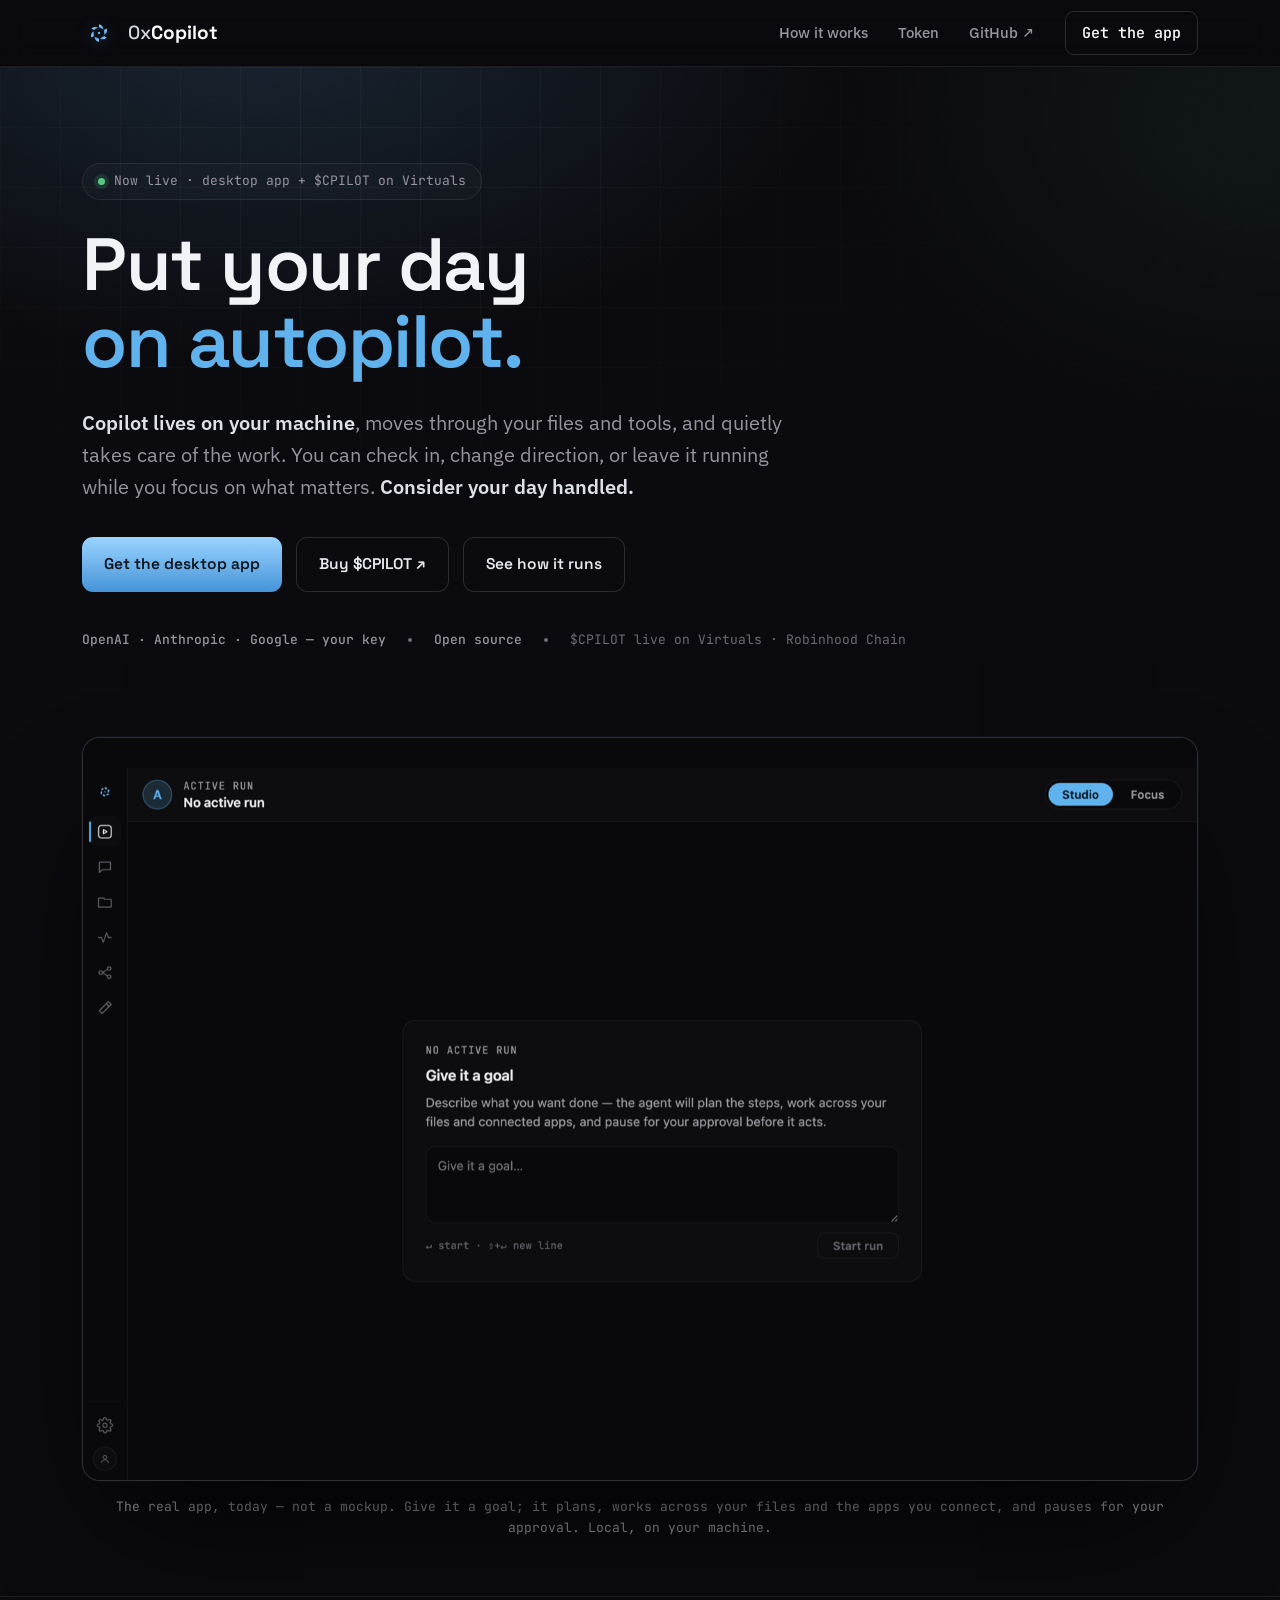
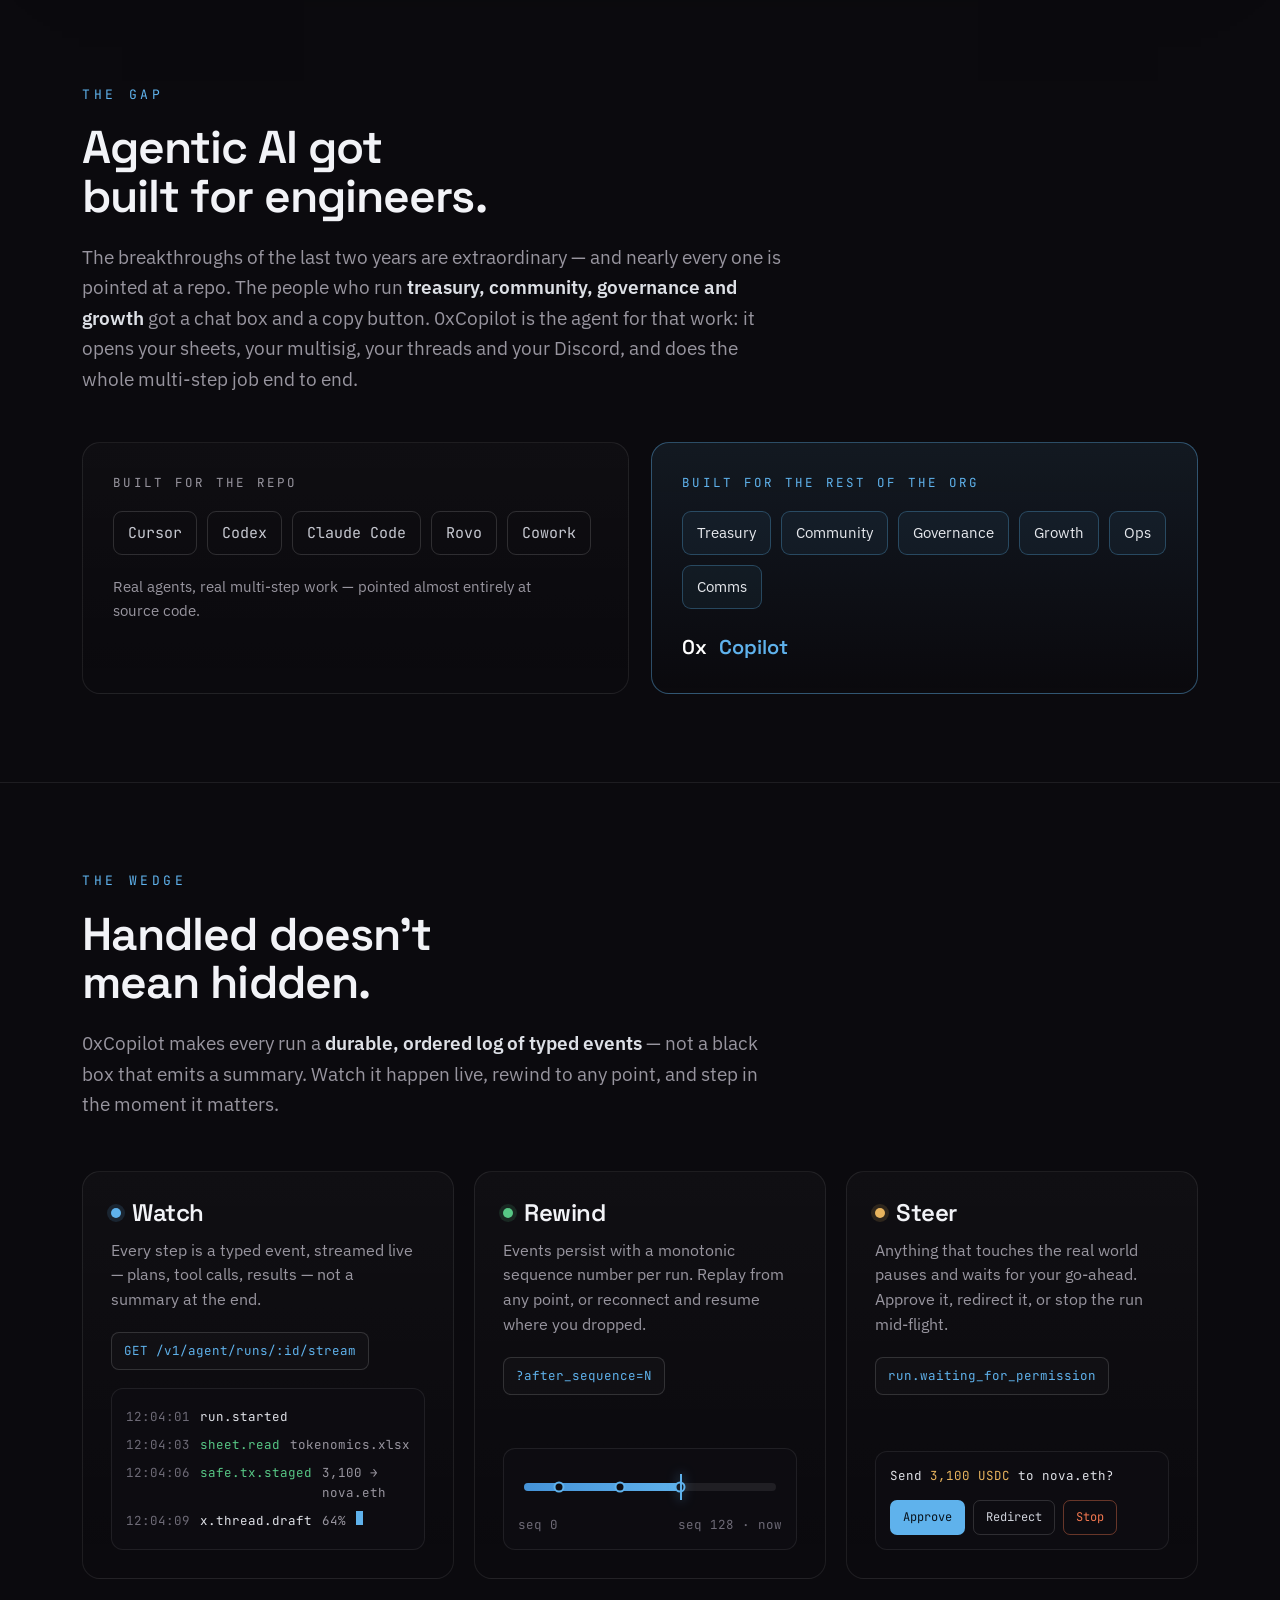
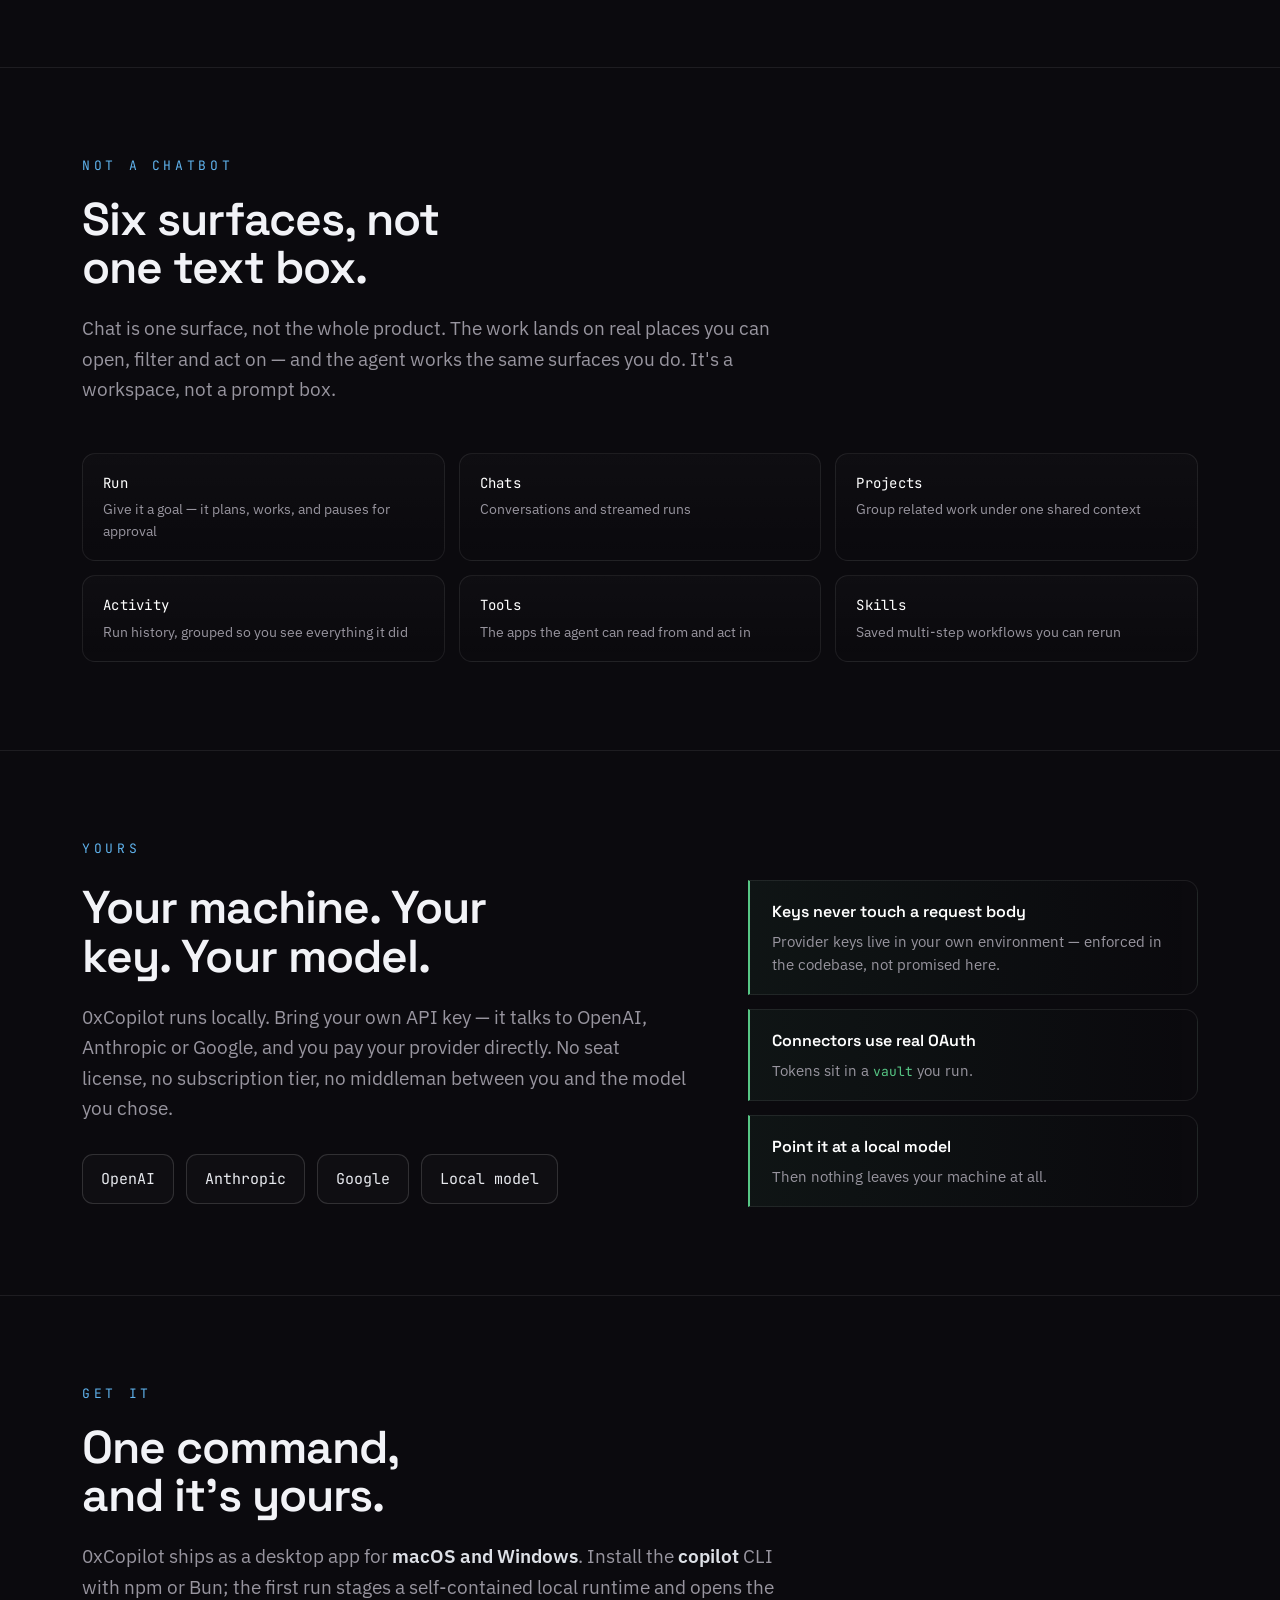
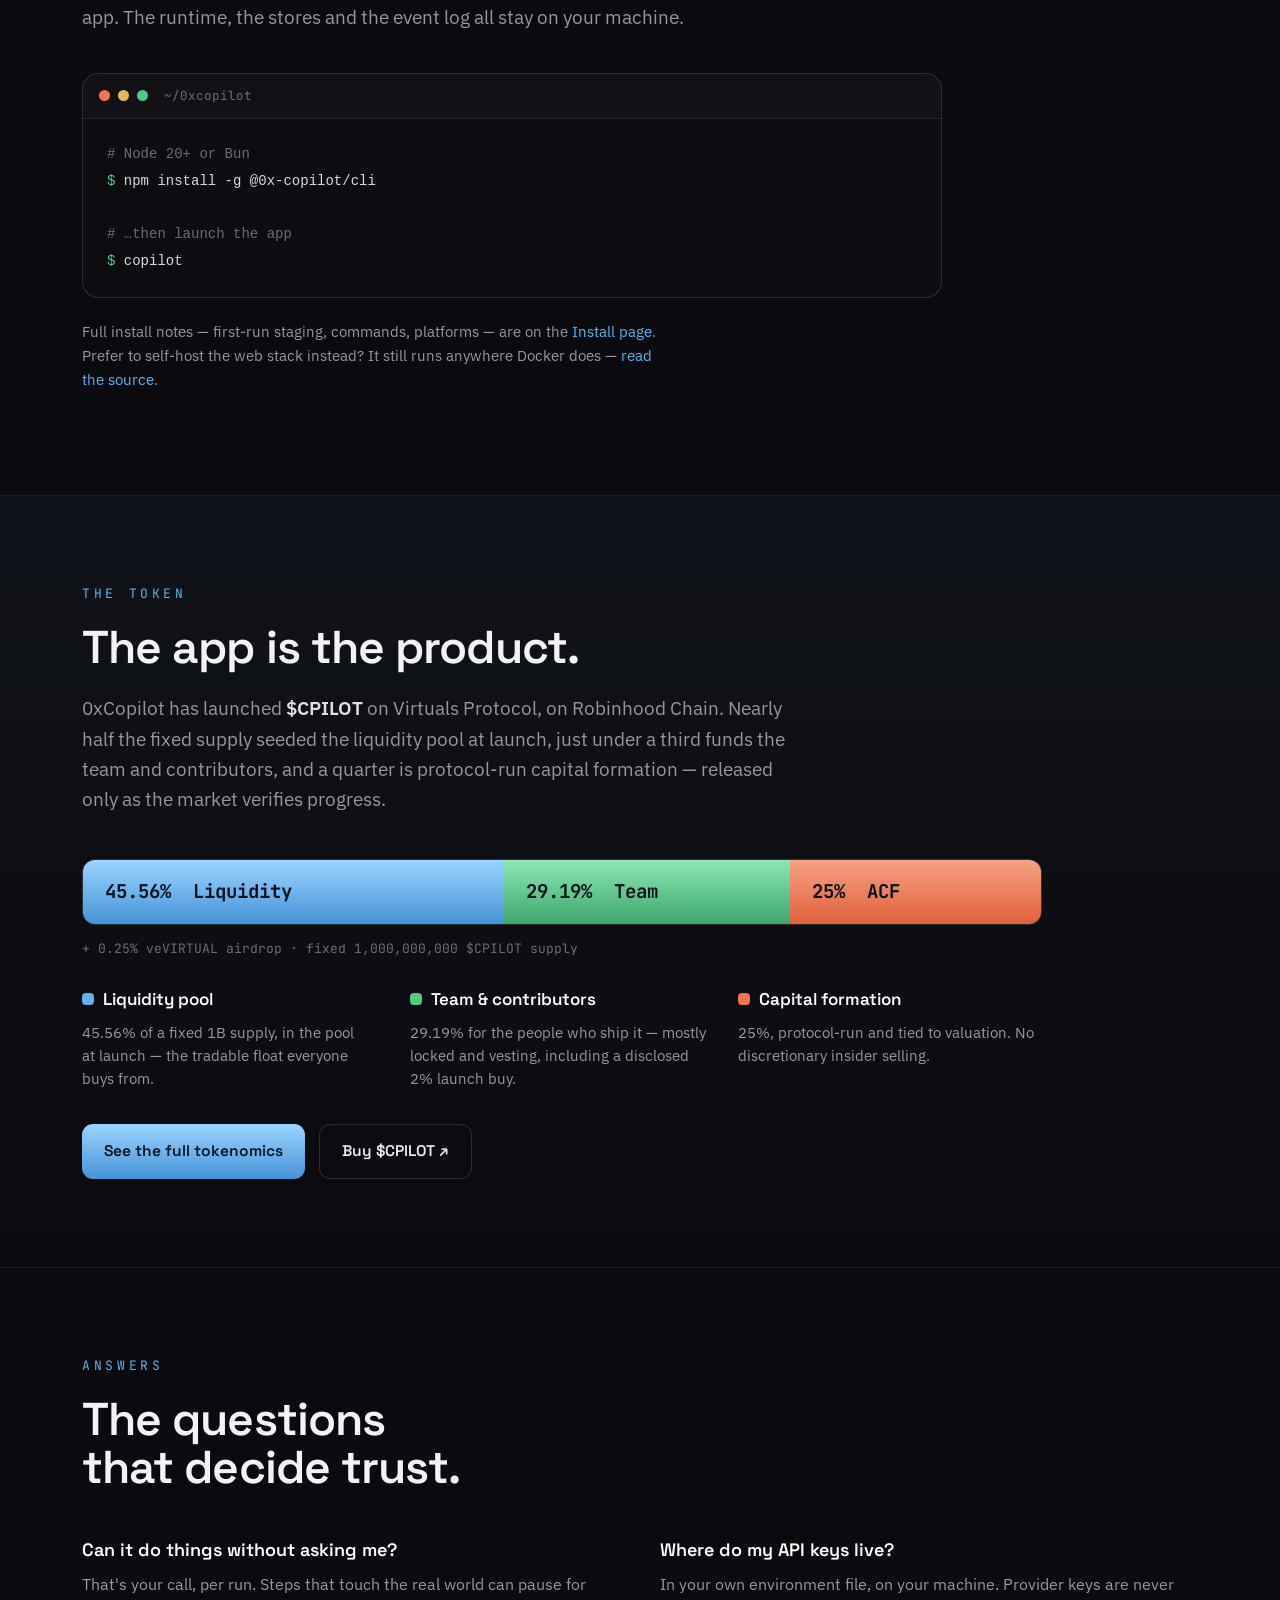
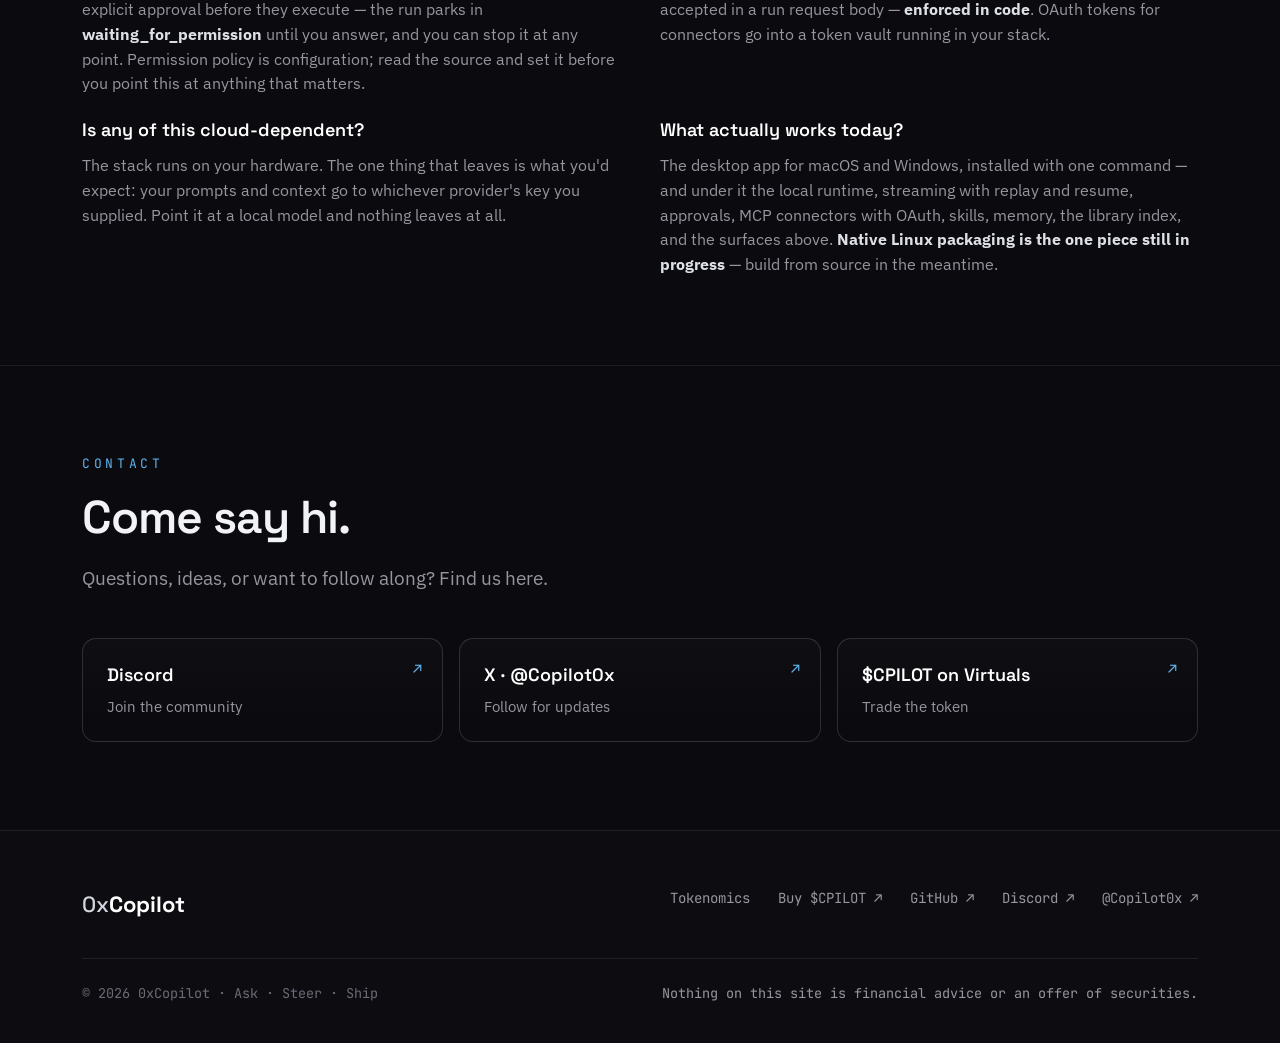
<file: index.html>
<!DOCTYPE html><html lang="en"><head><meta charset="utf-8"><meta name="viewport" content="width=device-width, initial-scale=1"><title>0xCopilot — put your day on autopilot</title><meta name="description" content="Copilot lives on your machine, moves through your files and tools, and quietly takes care of the work — check in, change direction, or leave it running. Local, BYOK, open source. Desktop app for macOS &amp; Windows; $CPILOT live on Virtuals."><meta name="theme-color" content="#0b0a0e"><meta name="virtual-protocol-site-verification" content="5d071dc71ea32ea2ed360eb0458d9562"><link rel="canonical" href="https://0xcopilot.tech/index.html"><link rel="icon" type="image/svg+xml" href="./favicon.svg"><link rel="icon" type="image/png" href="./favicon.png"><link rel="apple-touch-icon" href="./apple-touch-icon.png"><meta property="og:type" content="website"><meta property="og:url" content="https://0xcopilot.tech/index.html"><meta property="og:title" content="0xCopilot — put your day on autopilot"><meta property="og:description" content="Copilot lives on your machine, moves through your files and tools, and quietly takes care of the work — check in, change direction, or leave it running. Local, BYOK, open source. Desktop app for macOS &amp; Windows; $CPILOT live on Virtuals."><meta property="og:image" content="https://0xcopilot.tech/media/og-cover.png"><meta name="twitter:card" content="summary_large_image"><meta name="twitter:site" content="@Copilot0x"><meta name="twitter:image" content="https://0xcopilot.tech/media/og-cover.png"><link rel="preconnect" href="https://fonts.googleapis.com"><link rel="preconnect" href="https://fonts.gstatic.com" crossorigin><link href="https://fonts.googleapis.com/css2?family=IBM+Plex+Sans:wght@400;500;600&family=JetBrains+Mono:wght@400;500&family=Space+Grotesk:wght@500;600;700&display=swap" rel="stylesheet"><link rel="stylesheet" href="/_astro/Nav.pWU6uyeU.css"></head><body><nav><div class="nav wrap"><a class="brand" href="./" aria-label="0xCopilot home"><svg class="mk" viewBox="0 0 400 400" aria-hidden="true"><defs><linearGradient id="tg" x1="0" y1="0" x2="0" y2="1"><stop offset="0" stop-color="#9bd4ff"></stop><stop offset="1" stop-color="#4593d8"></stop></linearGradient></defs><g fill="url(#tg)"><path d="M200 96q46 10 54 60-28-8-54-24Z"></path><path d="M200 96q46 10 54 60-28-8-54-24Z" transform="rotate(60 200 200)"></path><path d="M200 96q46 10 54 60-28-8-54-24Z" transform="rotate(120 200 200)"></path><path d="M200 96q46 10 54 60-28-8-54-24Z" transform="rotate(180 200 200)"></path><path d="M200 96q46 10 54 60-28-8-54-24Z" transform="rotate(240 200 200)"></path><path d="M200 96q46 10 54 60-28-8-54-24Z" transform="rotate(300 200 200)"></path></g><circle cx="200" cy="200" r="30" fill="#0b0a0e"></circle><circle cx="200" cy="200" r="15" fill="#5fb2ec"></circle></svg><span class="wm">0x<b>Copilot</b></span></a><div class="nlinks"><a href="./#work">How it works</a><a href="./token.html">Token</a><a href="https://github.com/0x-copilot-dev/0x-copilot" rel="noopener">GitHub ↗</a><a class="ncta" href="./docs.html">Get the app</a></div></div></nav><header class="hero"><div class="hero-bg"></div><div class="hero-grid"></div><div class="wrap"><span class="pill"><span class="dot pulse"></span> Now live · desktop app + $CPILOT on Virtuals</span><h1>Put your day <em>on autopilot.</em></h1><p class="sub"><b>Copilot lives on your machine</b>, moves through your files and tools, and quietly takes care of the work. You can check in, change direction, or leave it running while you focus on what matters. <b>Consider your day handled.</b></p><div class="cta-row"><a class="btn pri" href="./docs.html">Get the desktop app</a><a class="btn ghost" href="https://app.virtuals.io/virtuals/113720" rel="noopener">Buy $CPILOT ↗</a><a class="btn ghost" href="#work">See how it runs</a></div><div class="trust"><b>OpenAI · Anthropic · Google — your key</b><span class="s"></span><b>Open source</b><span class="s"></span><span>$CPILOT live on Virtuals · Robinhood Chain</span></div></div></header><section class="band" id="app"><div class="wrap"><div class="shot" style="height:auto"><img src="./media/app-run.png" alt="The 0xCopilot desktop app — the Run cockpit with a goal composer and the six-surface rail: Run, Chats, Projects, Activity, Tools, Skills." style="position:static;height:auto" width="1600" height="1066"></div><p class="cap"><b>The real app, today — not a mockup. Give it a goal; it plans, works across your files and the apps you connect, and pauses for your approval. Local, on your machine.</b></p></div></section><section class="sec" id="what"><div class="wrap"><p class="kick">The gap</p><h2 class="head-wide">Agentic AI got built for engineers.</h2><p class="lede">The breakthroughs of the last two years are extraordinary — and nearly every one is pointed at a repo. The people who run <b>treasury, community, governance and growth</b> got a chat box and a copy button. 0xCopilot is the agent for that work: it opens your sheets, your multisig, your threads and your Discord, and does the whole multi-step job end to end.</p><div class="compare"><div class="cc"><p class="lab">Built for the repo</p><div class="chips"><span class="chip">Cursor</span><span class="chip">Codex</span><span class="chip">Claude Code</span><span class="chip">Rovo</span><span class="chip">Cowork</span></div><p>Real agents, real multi-step work — pointed almost entirely at source code.</p></div><div class="cc open"><p class="lab">Built for the rest of the org</p><div class="chips"><span class="role">Treasury</span><span class="role">Community</span><span class="role">Governance</span><span class="role">Growth</span><span class="role">Ops</span><span class="role">Comms</span></div><div class="win">0x<span class="sky">Copilot</span></div></div></div></div></section><section class="sec" id="work"><div class="wrap"><p class="kick">The wedge</p><h2 class="head-wide">Handled doesn't mean hidden.</h2><p class="lede">0xCopilot makes every run a <b>durable, ordered log of typed events</b> — not a black box that emits a summary. Watch it happen live, rewind to any point, and step in the moment it matters.</p><div class="cards"><div class="card"><h3><span class="g sky"></span>Watch</h3><p>Every step is a typed event, streamed live — plans, tool calls, results — not a summary at the end.</p><span class="api">GET /v1/agent/runs/:id/stream</span><div class="mock"><div class="ev"><span class="t">12:04:01</span><span class="n">run.started</span></div><div class="ev ok"><span class="t">12:04:03</span><span class="n">sheet.read</span><span class="arg">tokenomics.xlsx</span></div><div class="ev ok"><span class="t">12:04:06</span><span class="n">safe.tx.staged</span><span class="arg">3,100 → nova.eth</span></div><div class="ev"><span class="t">12:04:09</span><span class="n">x.thread.draft</span><span class="arg">64%</span><span class="cur"></span></div></div></div><div class="card"><h3><span class="g jade"></span>Rewind</h3><p>Events persist with a monotonic sequence number per run. Replay from any point, or reconnect and resume where you dropped.</p><span class="api">?after_sequence=N</span><div class="mock"><div class="tlm"><div class="fill"></div><div class="bead" style="left:14%"></div><div class="bead" style="left:38%"></div><div class="bead" style="left:62%"></div><div class="head"></div></div><div class="seqline"><span>seq 0</span><span>seq 128 · now</span></div></div></div><div class="card"><h3><span class="g amber"></span>Steer</h3><p>Anything that touches the real world pauses and waits for your go-ahead. Approve it, redirect it, or stop the run mid-flight.</p><span class="api">run.waiting_for_permission</span><div class="mock"><div class="approve"><div class="q">Send <span class="hl">3,100 USDC</span> to nova.eth?</div><div class="abtns"><span class="ab go">Approve</span><span class="ab">Redirect</span><span class="ab stop">Stop</span></div></div></div></div></div></div></section><section class="sec"><div class="wrap"><p class="kick">Not a chatbot</p><h2 class="head-wide">Six surfaces, not one text box.</h2><p class="lede">Chat is one surface, not the whole product. The work lands on real places you can open, filter and act on — and the agent works the same surfaces you do. It's a workspace, not a prompt box.</p><div class="surf"><div class="tile"><div class="nm">Run</div><div class="ds">Give it a goal — it plans, works, and pauses for approval</div></div><div class="tile"><div class="nm">Chats</div><div class="ds">Conversations and streamed runs</div></div><div class="tile"><div class="nm">Projects</div><div class="ds">Group related work under one shared context</div></div><div class="tile"><div class="nm">Activity</div><div class="ds">Run history, grouped so you see everything it did</div></div><div class="tile"><div class="nm">Tools</div><div class="ds">The apps the agent can read from and act in</div></div><div class="tile"><div class="nm">Skills</div><div class="ds">Saved multi-step workflows you can rerun</div></div></div></div></section><section class="sec" id="local"><div class="wrap"><p class="kick">Yours</p><div class="two"><div><h2>Your machine. Your key. Your model.</h2><p class="lede">0xCopilot runs locally. Bring your own API key — it talks to OpenAI, Anthropic or Google, and you pay your provider directly. No seat license, no subscription tier, no middleman between you and the model you chose.</p><div class="providers"><span class="prov">OpenAI</span><span class="prov">Anthropic</span><span class="prov">Google</span><span class="prov">Local model</span></div></div><div class="callouts"><div class="callout"><div class="ct">Keys never touch a request body</div><div class="cp">Provider keys live in your own environment — enforced in the codebase, not promised here.</div></div><div class="callout"><div class="ct">Connectors use real OAuth</div><div class="cp">Tokens sit in a <code>vault</code> you run.</div></div><div class="callout"><div class="ct">Point it at a local model</div><div class="cp">Then nothing leaves your machine at all.</div></div></div></div></div></section><section class="sec"><div class="wrap"><p class="kick">Get it</p><h2>One command, and it's yours.</h2><p class="lede">0xCopilot ships as a desktop app for <b>macOS and Windows</b>. Install the <b>copilot</b> CLI with npm or Bun; the first run stages a self-contained local runtime and opens the app. The runtime, the stores and the event log all stay on your machine.</p><div class="codewrap"><div class="codebar"><span class="tl-dot r"></span><span class="tl-dot y"></span><span class="tl-dot g"></span><span class="fn">~/0xcopilot</span></div><pre><code><span class="c"># Node 20+ or Bun</span>
<span class="p">$</span> npm install -g @0x-copilot/cli

<span class="c"># …then launch the app</span>
<span class="p">$</span> copilot</code></pre></div><p class="note">Full install notes — first-run staging, commands, platforms — are on the <a href="./docs.html">Install page</a>. Prefer to self-host the web stack instead? It still runs anywhere Docker does — <a href="https://github.com/0x-copilot-dev/0x-copilot" rel="noopener">read the source</a>.</p></div></section><section class="sec tok"><div class="wrap"><p class="kick">The token</p><h2>The app is the product.</h2><p class="lede">0xCopilot has launched <b>$CPILOT</b> on Virtuals Protocol, on Robinhood Chain. Nearly half the fixed supply seeded the liquidity pool at launch, just under a third funds the team and contributors, and a quarter is protocol-run capital formation — released only as the market verifies progress.</p><div class="bar" role="img" aria-label="45.56% liquidity pool, 29.19% team and contributors, 25% automated capital formation, 0.25% veVIRTUAL airdrop"><div class="seg mkt">45.56%&nbsp; Liquidity</div><div class="seg bld">29.19%&nbsp; Team</div><div class="seg pro">25%&nbsp; ACF</div></div><p class="cap" style="text-align:left;margin-top:14px">+ 0.25% veVIRTUAL airdrop · fixed 1,000,000,000 $CPILOT supply</p><div class="tlegend"><div class="tl-item"><div class="lt"><span class="sw mkt"></span>Liquidity pool</div><p>45.56% of a fixed 1B supply, in the pool at launch — the tradable float everyone buys from.</p></div><div class="tl-item"><div class="lt"><span class="sw bld"></span>Team &amp; contributors</div><p>29.19% for the people who ship it — mostly locked and vesting, including a disclosed 2% launch buy.</p></div><div class="tl-item"><div class="lt"><span class="sw pro"></span>Capital formation</div><p>25%, protocol-run and tied to valuation. No discretionary insider selling.</p></div></div><div class="cta-row"><a class="btn pri" href="./token.html">See the full tokenomics</a><a class="btn ghost" href="https://app.virtuals.io/virtuals/113720" rel="noopener">Buy $CPILOT ↗</a></div></div></section><section class="sec"><div class="wrap"><p class="kick">Answers</p><h2>The questions that decide trust.</h2><div class="faq"><div class="qa"><div class="q">Can it do things without asking me?</div><div class="a">That's your call, per run. Steps that touch the real world can pause for explicit approval before they execute — the run parks in <b>waiting_for_permission</b> until you answer, and you can stop it at any point. Permission policy is configuration; read the source and set it before you point this at anything that matters.</div></div><div class="qa"><div class="q">Where do my API keys live?</div><div class="a">In your own environment file, on your machine. Provider keys are never accepted in a run request body — <b>enforced in code</b>. OAuth tokens for connectors go into a token vault running in your stack.</div></div><div class="qa"><div class="q">Is any of this cloud-dependent?</div><div class="a">The stack runs on your hardware. The one thing that leaves is what you'd expect: your prompts and context go to whichever provider's key you supplied. Point it at a local model and nothing leaves at all.</div></div><div class="qa"><div class="q">What actually works today?</div><div class="a">The desktop app for macOS and Windows, installed with one command — and under it the local runtime, streaming with replay and resume, approvals, MCP connectors with OAuth, skills, memory, the library index, and the surfaces above. <b>Native Linux packaging is the one piece still in progress</b> — build from source in the meantime.</div></div></div></div></section><section class="sec" id="contact"><div class="wrap"><p class="kick">Contact</p><h2>Come say hi.</h2><p class="lede">Questions, ideas, or want to follow along? Find us here.</p><div class="contact"><a class="contact-card" href="https://discord.com/invite/NhCv7zDkmX" rel="noopener"><span class="cc-go" aria-hidden="true">↗</span><div class="cc-name">Discord</div><div class="cc-sub">Join the community</div></a><a class="contact-card" href="https://x.com/Copilot0x" rel="noopener"><span class="cc-go" aria-hidden="true">↗</span><div class="cc-name">X · @Copilot0x</div><div class="cc-sub">Follow for updates</div></a><a class="contact-card" href="https://app.virtuals.io/virtuals/113720" rel="noopener"><span class="cc-go" aria-hidden="true">↗</span><div class="cc-name">$CPILOT on Virtuals</div><div class="cc-sub">Trade the token</div></a></div></div></section><footer><div class="wrap"><div class="frow"><span class="wm" style="font-size:22px">0x<b>Copilot</b></span><div class="flinks"><a href="./token.html">Tokenomics</a><a href="https://app.virtuals.io/virtuals/113720" rel="noopener">Buy $CPILOT ↗</a><a href="https://github.com/0x-copilot-dev/0x-copilot" rel="noopener">GitHub ↗</a><a href="https://discord.com/invite/NhCv7zDkmX" rel="noopener">Discord ↗</a><a href="https://x.com/Copilot0x" rel="noopener">@Copilot0x ↗</a></div></div><div class="foot-b"><span>© 2026 0xCopilot · Ask · Steer · Ship</span><span class="ass">Nothing on this site is financial advice or an offer of securities.</span></div></div></footer></body></html>
</file>
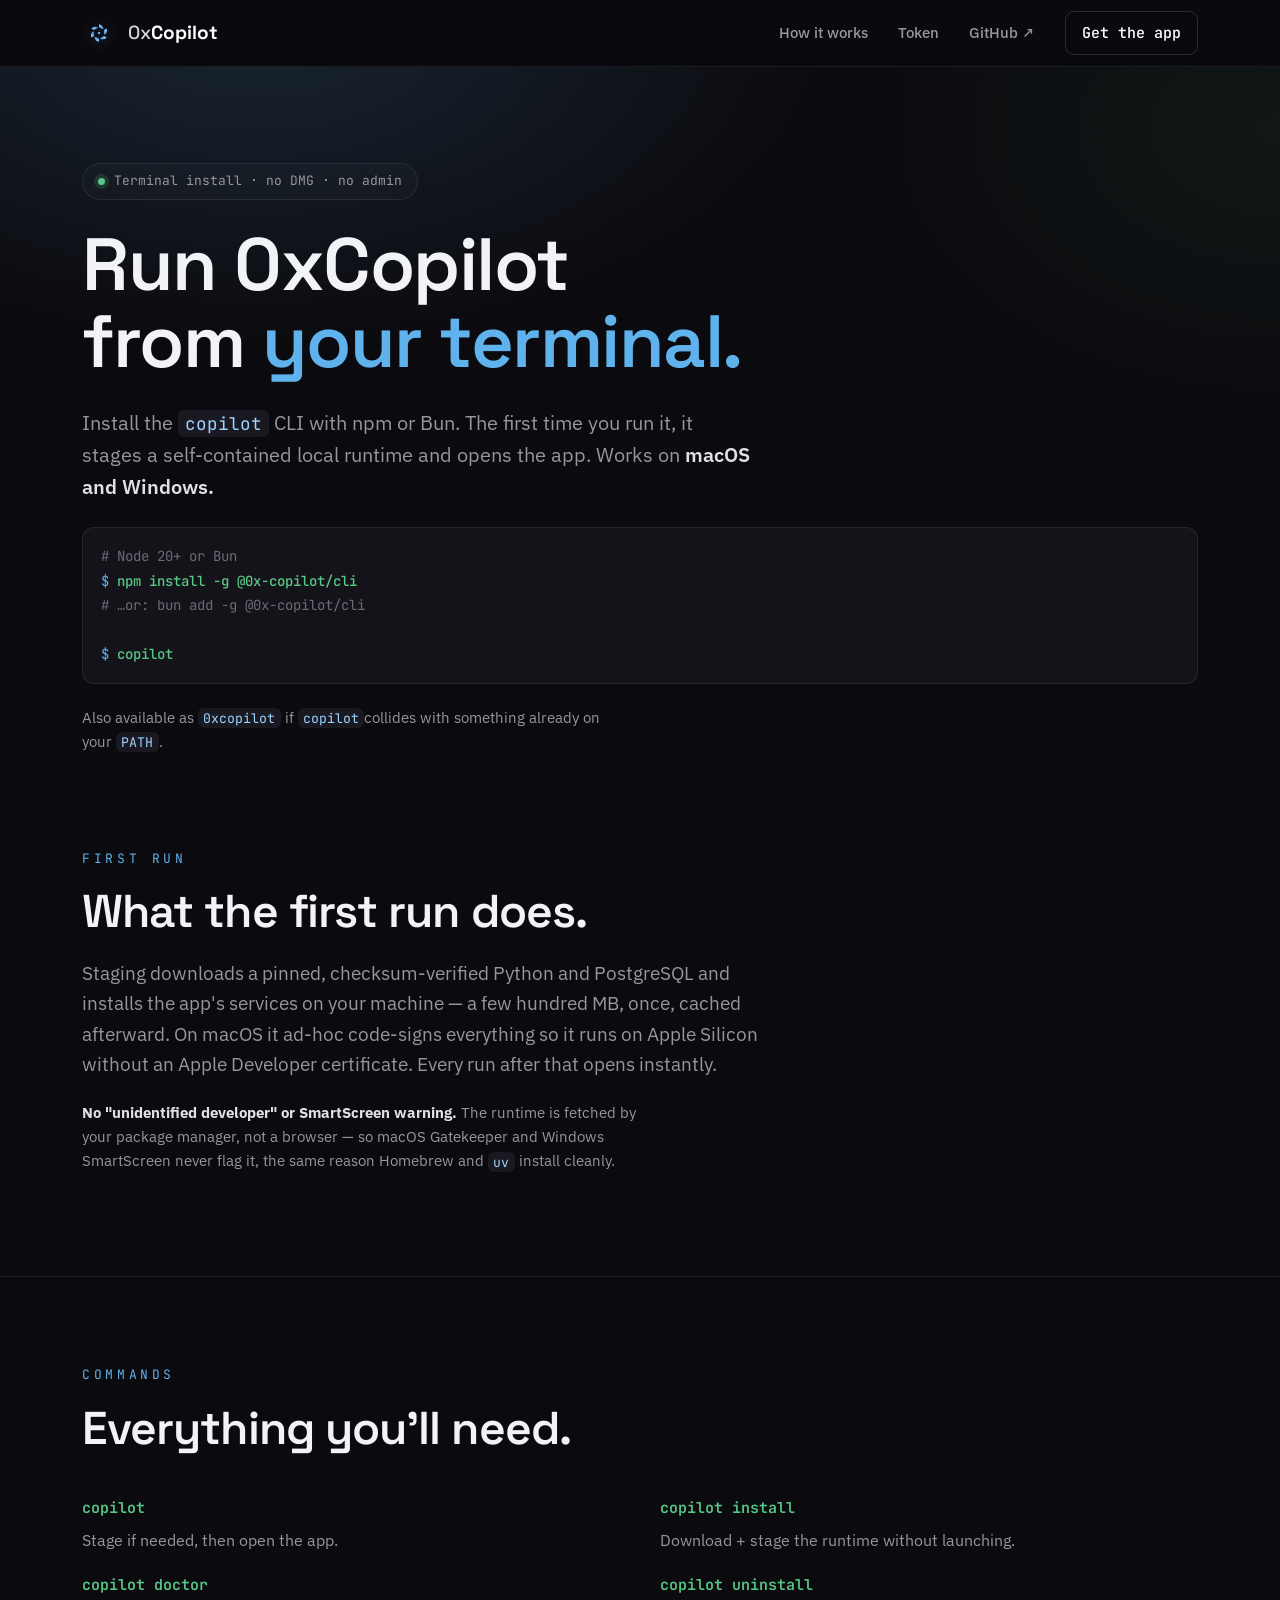
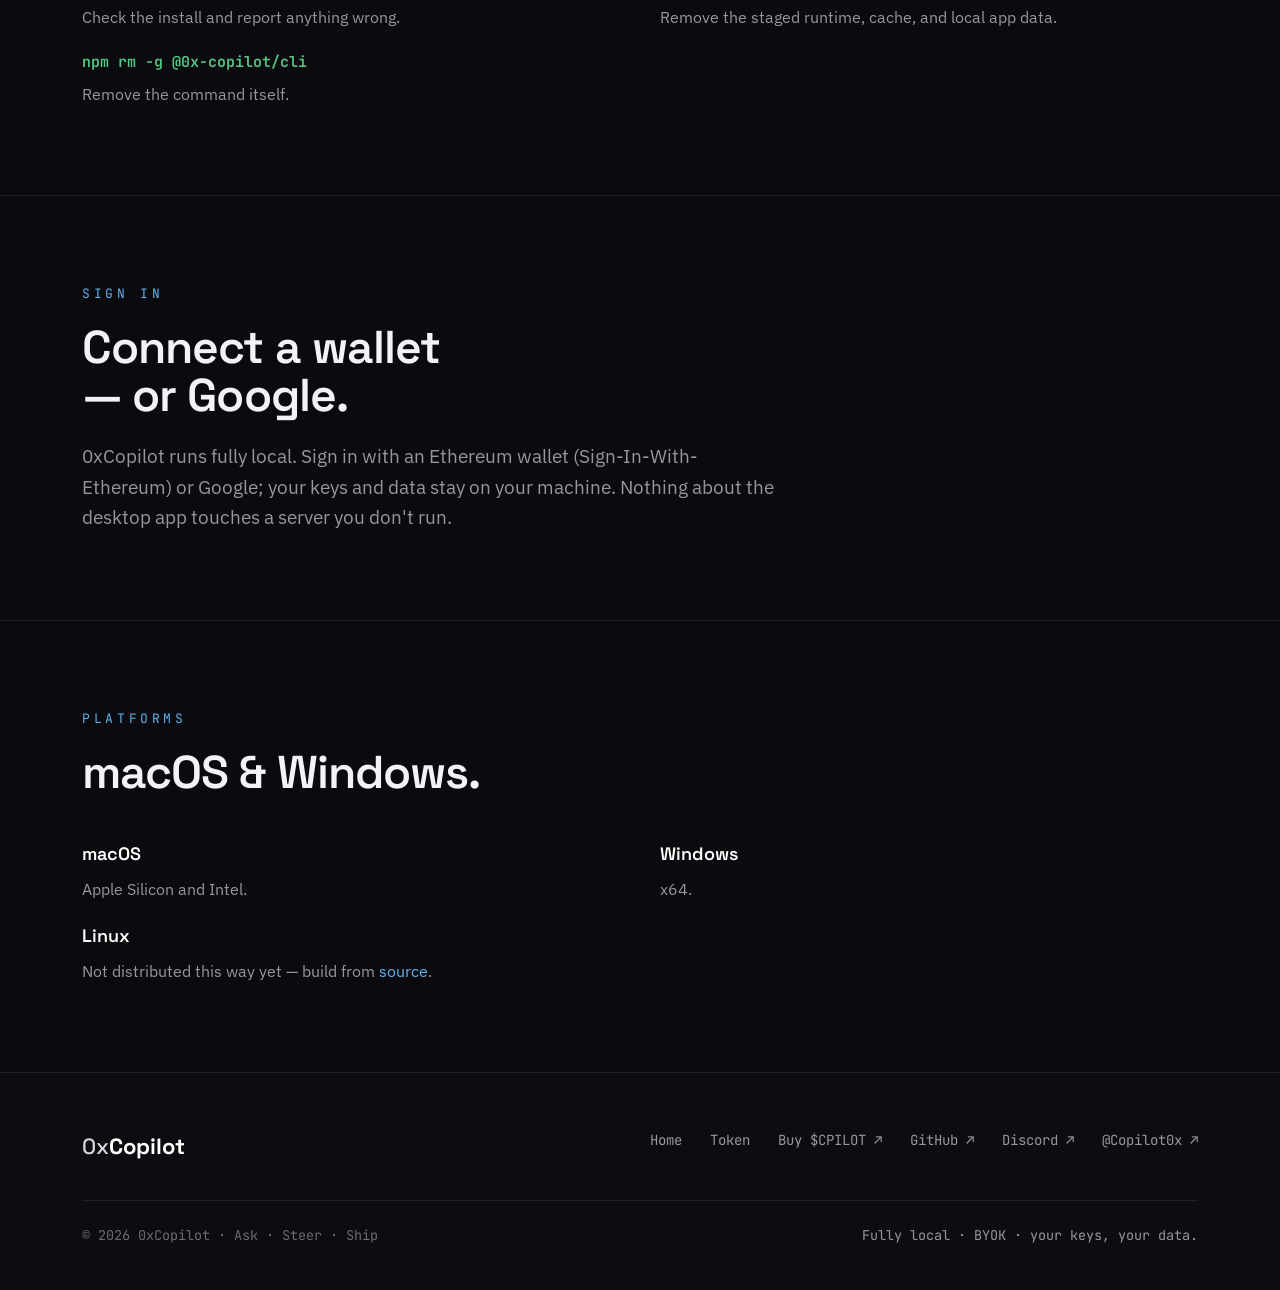
<file: docs.html>
<!DOCTYPE html><html lang="en"><head><meta charset="utf-8"><meta name="viewport" content="width=device-width, initial-scale=1"><title>Install — 0xCopilot</title><meta name="description" content="Install 0xCopilot from your terminal: one command, no DMG, no installer, no admin rights. macOS and Windows."><meta name="theme-color" content="#0b0a0e"><meta name="virtual-protocol-site-verification" content="5d071dc71ea32ea2ed360eb0458d9562"><link rel="canonical" href="https://0xcopilot.tech/docs.html"><link rel="icon" type="image/svg+xml" href="./favicon.svg"><link rel="icon" type="image/png" href="./favicon.png"><link rel="apple-touch-icon" href="./apple-touch-icon.png"><meta property="og:type" content="website"><meta property="og:url" content="https://0xcopilot.tech/docs.html"><meta property="og:title" content="Install — 0xCopilot"><meta property="og:description" content="Install 0xCopilot from your terminal: one command, no DMG, no installer, no admin rights. macOS and Windows."><meta property="og:image" content="https://0xcopilot.tech/media/og-cover.png"><meta name="twitter:card" content="summary_large_image"><meta name="twitter:site" content="@Copilot0x"><meta name="twitter:image" content="https://0xcopilot.tech/media/og-cover.png"><link rel="preconnect" href="https://fonts.googleapis.com"><link rel="preconnect" href="https://fonts.gstatic.com" crossorigin><link href="https://fonts.googleapis.com/css2?family=IBM+Plex+Sans:wght@400;500;600&family=JetBrains+Mono:wght@400;500&family=Space+Grotesk:wght@500;600;700&display=swap" rel="stylesheet"><link rel="stylesheet" href="/_astro/Nav.pWU6uyeU.css"><style>.cmd[data-astro-cid-37beepxv]{background:var(--panel);border:1px solid var(--line);font-family:var(--mono);color:var(--tx);white-space:pre;border-radius:12px;margin:24px 0 0;padding:16px 18px;font-size:14px;line-height:1.75;overflow-x:auto}.cmd[data-astro-cid-37beepxv] .p[data-astro-cid-37beepxv]{color:var(--sky);user-select:none}.cmd[data-astro-cid-37beepxv] .c[data-astro-cid-37beepxv]{color:var(--mut2)}.cmd[data-astro-cid-37beepxv] b[data-astro-cid-37beepxv]{color:var(--jade);font-weight:500}code[data-astro-cid-37beepxv]{font-family:var(--mono);color:var(--sky-hi);background:var(--panel2);border-radius:6px;padding:.12em .4em;font-size:.88em}.cmds[data-astro-cid-37beepxv] .qa[data-astro-cid-37beepxv] .q[data-astro-cid-37beepxv]{font-family:var(--mono);color:var(--jade);font-size:15px}
</style></head><body><nav><div class="nav wrap"><a class="brand" href="./" aria-label="0xCopilot home"><svg class="mk" viewBox="0 0 400 400" aria-hidden="true"><defs><linearGradient id="tg" x1="0" y1="0" x2="0" y2="1"><stop offset="0" stop-color="#9bd4ff"></stop><stop offset="1" stop-color="#4593d8"></stop></linearGradient></defs><g fill="url(#tg)"><path d="M200 96q46 10 54 60-28-8-54-24Z"></path><path d="M200 96q46 10 54 60-28-8-54-24Z" transform="rotate(60 200 200)"></path><path d="M200 96q46 10 54 60-28-8-54-24Z" transform="rotate(120 200 200)"></path><path d="M200 96q46 10 54 60-28-8-54-24Z" transform="rotate(180 200 200)"></path><path d="M200 96q46 10 54 60-28-8-54-24Z" transform="rotate(240 200 200)"></path><path d="M200 96q46 10 54 60-28-8-54-24Z" transform="rotate(300 200 200)"></path></g><circle cx="200" cy="200" r="30" fill="#0b0a0e"></circle><circle cx="200" cy="200" r="15" fill="#5fb2ec"></circle></svg><span class="wm">0x<b>Copilot</b></span></a><div class="nlinks"><a href="./#work">How it works</a><a href="./token.html">Token</a><a href="https://github.com/0x-copilot-dev/0x-copilot" rel="noopener">GitHub ↗</a><a class="ncta" href="./docs.html">Get the app</a></div></div></nav><header class="hero" data-astro-cid-37beepxv><div class="hero-bg" data-astro-cid-37beepxv></div><div class="wrap" data-astro-cid-37beepxv><span class="pill" data-astro-cid-37beepxv><span class="dot" data-astro-cid-37beepxv></span> Terminal install · no DMG · no admin</span><h1 data-astro-cid-37beepxv>Run 0xCopilot from <em data-astro-cid-37beepxv>your terminal.</em></h1><p class="sub" data-astro-cid-37beepxv>Install the <code data-astro-cid-37beepxv>copilot</code> CLI with npm or Bun. The first time you run it, it stages a self-contained local runtime and opens the app. Works on <b data-astro-cid-37beepxv>macOS and Windows.</b></p><pre class="cmd" data-astro-cid-37beepxv><span class="c" data-astro-cid-37beepxv># Node 20+ or Bun</span>
<span class="p" data-astro-cid-37beepxv>$</span> <b data-astro-cid-37beepxv>npm install -g @0x-copilot/cli</b>
<span class="c" data-astro-cid-37beepxv># …or: bun add -g @0x-copilot/cli</span>

<span class="p" data-astro-cid-37beepxv>$</span> <b data-astro-cid-37beepxv>copilot</b></pre><p class="note" data-astro-cid-37beepxv>Also available as <code data-astro-cid-37beepxv>0xcopilot</code> if <code data-astro-cid-37beepxv>copilot</code>collides with something already on your <code data-astro-cid-37beepxv>PATH</code>.</p></div></header><section class="sec" style="border-top:none;padding-top:8px" data-astro-cid-37beepxv><div class="wrap" data-astro-cid-37beepxv><p class="kick" data-astro-cid-37beepxv>First run</p><h2 data-astro-cid-37beepxv>What the first run does.</h2><p class="lede" data-astro-cid-37beepxv>Staging downloads a pinned, checksum-verified Python and PostgreSQL and installs the app's services on your machine — a few hundred MB, once, cached afterward. On macOS it ad-hoc code-signs everything so it runs on Apple Silicon without an Apple Developer certificate. Every run after that opens instantly.</p><p class="note" data-astro-cid-37beepxv><b data-astro-cid-37beepxv>No "unidentified developer" or SmartScreen warning.</b> The runtime is fetched by your package manager, not a browser — so macOS Gatekeeper and Windows SmartScreen never flag it, the same reason Homebrew and <code data-astro-cid-37beepxv>uv</code> install cleanly.</p></div></section><section class="sec" data-astro-cid-37beepxv><div class="wrap" data-astro-cid-37beepxv><p class="kick" data-astro-cid-37beepxv>Commands</p><h2 data-astro-cid-37beepxv>Everything you'll need.</h2><div class="faq cmds" data-astro-cid-37beepxv><div class="qa" data-astro-cid-37beepxv><div class="q" data-astro-cid-37beepxv>copilot</div><div class="a" data-astro-cid-37beepxv>Stage if needed, then open the app.</div></div><div class="qa" data-astro-cid-37beepxv><div class="q" data-astro-cid-37beepxv>copilot install</div><div class="a" data-astro-cid-37beepxv>Download + stage the runtime without launching.</div></div><div class="qa" data-astro-cid-37beepxv><div class="q" data-astro-cid-37beepxv>copilot doctor</div><div class="a" data-astro-cid-37beepxv>Check the install and report anything wrong.</div></div><div class="qa" data-astro-cid-37beepxv><div class="q" data-astro-cid-37beepxv>copilot uninstall</div><div class="a" data-astro-cid-37beepxv>Remove the staged runtime, cache, and local app data.</div></div><div class="qa" data-astro-cid-37beepxv><div class="q" data-astro-cid-37beepxv>npm rm -g @0x-copilot/cli</div><div class="a" data-astro-cid-37beepxv>Remove the command itself.</div></div></div></div></section><section class="sec" data-astro-cid-37beepxv><div class="wrap" data-astro-cid-37beepxv><p class="kick" data-astro-cid-37beepxv>Sign in</p><h2 data-astro-cid-37beepxv>Connect a wallet — or Google.</h2><p class="lede" data-astro-cid-37beepxv>0xCopilot runs fully local. Sign in with an Ethereum wallet (Sign-In-With-Ethereum) or Google; your keys and data stay on your machine. Nothing about the desktop app touches a server you don't run.</p></div></section><section class="sec" data-astro-cid-37beepxv><div class="wrap" data-astro-cid-37beepxv><p class="kick" data-astro-cid-37beepxv>Platforms</p><h2 data-astro-cid-37beepxv>macOS &amp; Windows.</h2><div class="faq" data-astro-cid-37beepxv><div class="qa" data-astro-cid-37beepxv><div class="q" data-astro-cid-37beepxv>macOS</div><div class="a" data-astro-cid-37beepxv>Apple Silicon and Intel.</div></div><div class="qa" data-astro-cid-37beepxv><div class="q" data-astro-cid-37beepxv>Windows</div><div class="a" data-astro-cid-37beepxv>x64.</div></div><div class="qa" data-astro-cid-37beepxv><div class="q" data-astro-cid-37beepxv>Linux</div><div class="a" data-astro-cid-37beepxv>Not distributed this way yet — build from <a href="https://github.com/0x-copilot-dev/0x-copilot" rel="noopener" data-astro-cid-37beepxv>source</a>.</div></div></div></div></section><footer data-astro-cid-37beepxv><div class="wrap" data-astro-cid-37beepxv><div class="frow" data-astro-cid-37beepxv><span class="wm" style="font-size:22px" data-astro-cid-37beepxv>0x<b data-astro-cid-37beepxv>Copilot</b></span><div class="flinks" data-astro-cid-37beepxv><a href="./" data-astro-cid-37beepxv>Home</a><a href="./token.html" data-astro-cid-37beepxv>Token</a><a href="https://app.virtuals.io/virtuals/113720" rel="noopener" data-astro-cid-37beepxv>Buy $CPILOT ↗</a><a href="https://github.com/0x-copilot-dev/0x-copilot" rel="noopener" data-astro-cid-37beepxv>GitHub ↗</a><a href="https://discord.com/invite/NhCv7zDkmX" rel="noopener" data-astro-cid-37beepxv>Discord ↗</a><a href="https://x.com/Copilot0x" rel="noopener" data-astro-cid-37beepxv>@Copilot0x ↗</a></div></div><div class="foot-b" data-astro-cid-37beepxv><span data-astro-cid-37beepxv>© 2026 0xCopilot · Ask · Steer · Ship</span><span class="ass" data-astro-cid-37beepxv>Fully local · BYOK · your keys, your data.</span></div></div></footer></body></html>
</file>
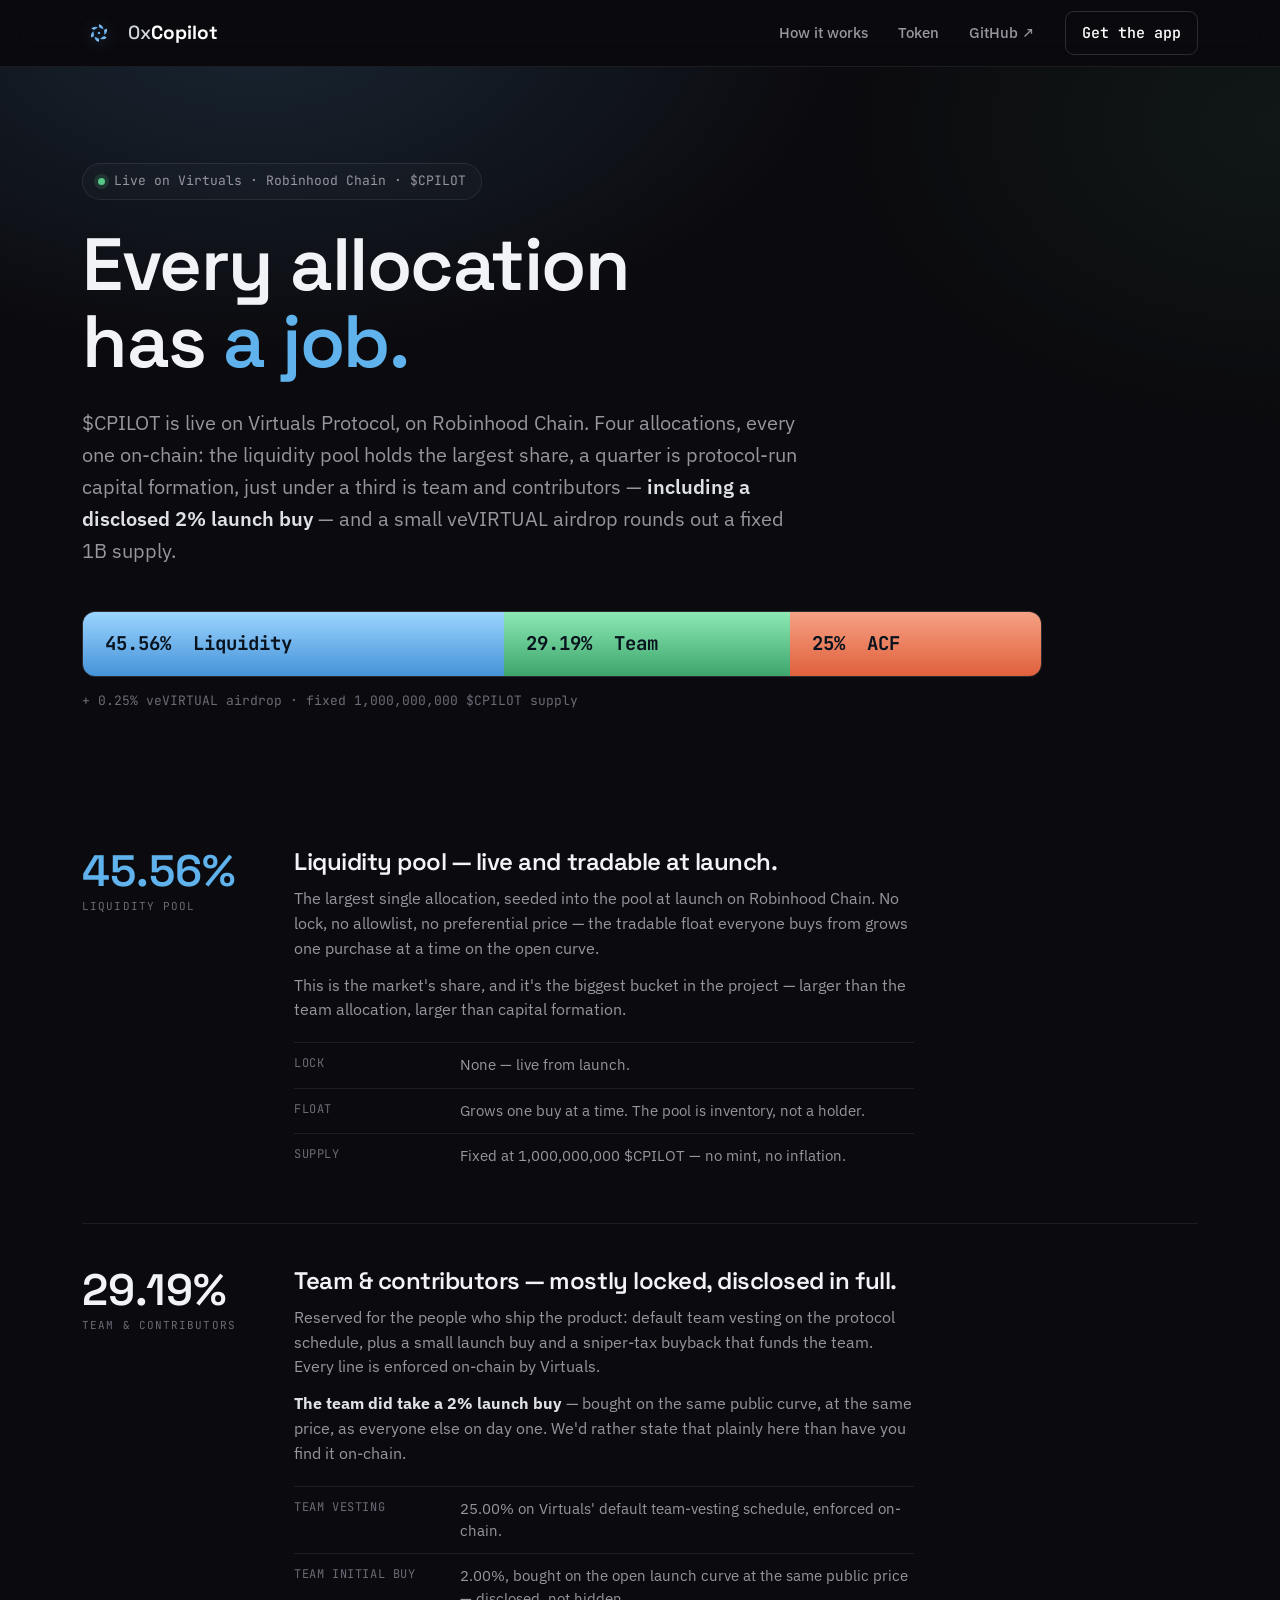
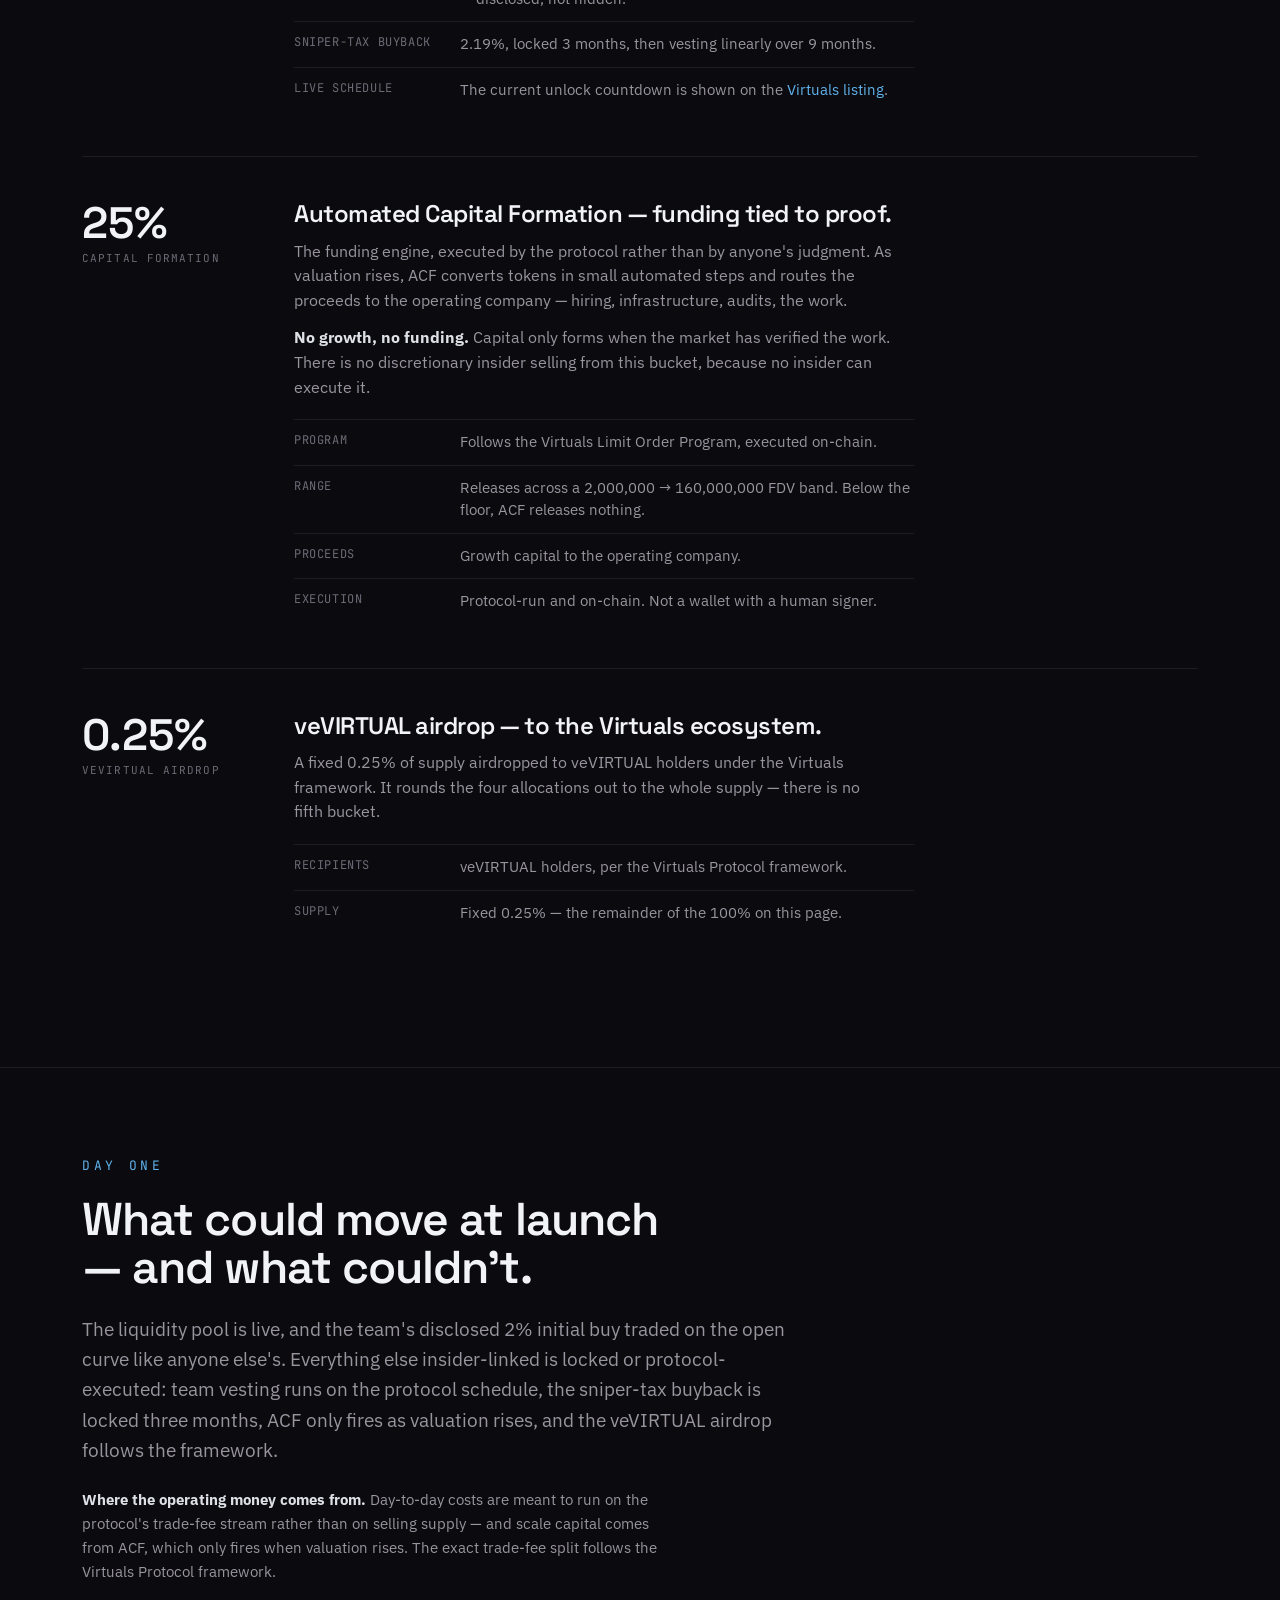
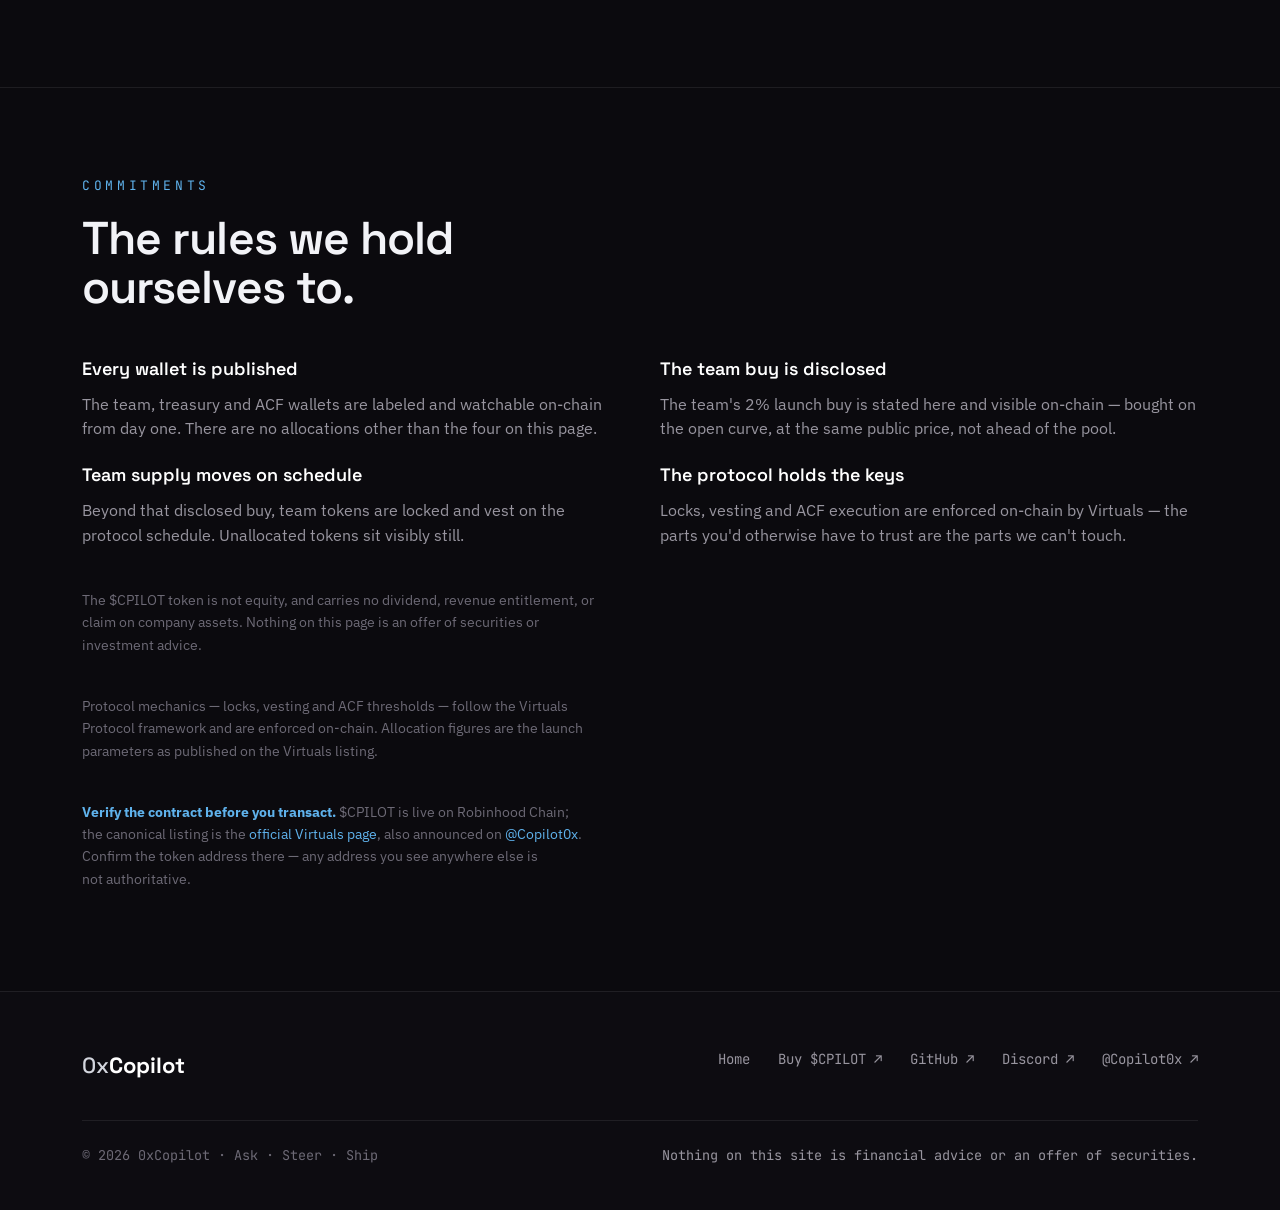
<file: token.html>
<!DOCTYPE html><html lang="en"><head><meta charset="utf-8"><meta name="viewport" content="width=device-width, initial-scale=1"><title>Tokenomics — $CPILOT · 0xCopilot</title><meta name="description" content="$CPILOT is live on Virtuals (Robinhood Chain): 45.56% liquidity pool, 25% automated capital formation, 29.19% team &amp; contributors, 0.25% veVIRTUAL airdrop. Fixed 1B supply, every allocation on-chain."><meta name="theme-color" content="#0b0a0e"><meta name="virtual-protocol-site-verification" content="5d071dc71ea32ea2ed360eb0458d9562"><link rel="canonical" href="https://0xcopilot.tech/token.html"><link rel="icon" type="image/svg+xml" href="./favicon.svg"><link rel="icon" type="image/png" href="./favicon.png"><link rel="apple-touch-icon" href="./apple-touch-icon.png"><meta property="og:type" content="website"><meta property="og:url" content="https://0xcopilot.tech/token.html"><meta property="og:title" content="Tokenomics — $CPILOT · 0xCopilot"><meta property="og:description" content="$CPILOT is live on Virtuals (Robinhood Chain): 45.56% liquidity pool, 25% automated capital formation, 29.19% team &amp; contributors, 0.25% veVIRTUAL airdrop. Fixed 1B supply, every allocation on-chain."><meta property="og:image" content="https://0xcopilot.tech/media/og-cover.png"><meta name="twitter:card" content="summary_large_image"><meta name="twitter:site" content="@Copilot0x"><meta name="twitter:image" content="https://0xcopilot.tech/media/og-cover.png"><link rel="preconnect" href="https://fonts.googleapis.com"><link rel="preconnect" href="https://fonts.gstatic.com" crossorigin><link href="https://fonts.googleapis.com/css2?family=IBM+Plex+Sans:wght@400;500;600&family=JetBrains+Mono:wght@400;500&family=Space+Grotesk:wght@500;600;700&display=swap" rel="stylesheet"><link rel="stylesheet" href="/_astro/Nav.pWU6uyeU.css"></head><body><nav><div class="nav wrap"><a class="brand" href="./" aria-label="0xCopilot home"><svg class="mk" viewBox="0 0 400 400" aria-hidden="true"><defs><linearGradient id="tg" x1="0" y1="0" x2="0" y2="1"><stop offset="0" stop-color="#9bd4ff"></stop><stop offset="1" stop-color="#4593d8"></stop></linearGradient></defs><g fill="url(#tg)"><path d="M200 96q46 10 54 60-28-8-54-24Z"></path><path d="M200 96q46 10 54 60-28-8-54-24Z" transform="rotate(60 200 200)"></path><path d="M200 96q46 10 54 60-28-8-54-24Z" transform="rotate(120 200 200)"></path><path d="M200 96q46 10 54 60-28-8-54-24Z" transform="rotate(180 200 200)"></path><path d="M200 96q46 10 54 60-28-8-54-24Z" transform="rotate(240 200 200)"></path><path d="M200 96q46 10 54 60-28-8-54-24Z" transform="rotate(300 200 200)"></path></g><circle cx="200" cy="200" r="30" fill="#0b0a0e"></circle><circle cx="200" cy="200" r="15" fill="#5fb2ec"></circle></svg><span class="wm">0x<b>Copilot</b></span></a><div class="nlinks"><a href="./#work">How it works</a><a href="./token.html">Token</a><a href="https://github.com/0x-copilot-dev/0x-copilot" rel="noopener">GitHub ↗</a><a class="ncta" href="./docs.html">Get the app</a></div></div></nav><header class="hero"><div class="hero-bg"></div><div class="wrap"><span class="pill"><span class="dot pulse"></span> Live on Virtuals · Robinhood Chain · $CPILOT</span><h1>Every allocation has <em>a job.</em></h1><p class="sub">$CPILOT is live on Virtuals Protocol, on Robinhood Chain. Four allocations, every one on-chain: the liquidity pool holds the largest share, a quarter is protocol-run capital formation, just under a third is team and contributors — <b>including a disclosed 2% launch buy</b> — and a small veVIRTUAL airdrop rounds out a fixed 1B supply.</p><div class="bar" role="img" aria-label="45.56% liquidity pool, 29.19% team and contributors, 25% automated capital formation, 0.25% veVIRTUAL airdrop"><div class="seg mkt">45.56%&nbsp; Liquidity</div><div class="seg bld">29.19%&nbsp; Team</div><div class="seg pro">25%&nbsp; ACF</div></div><p class="cap" style="text-align:left;margin-top:14px">+ 0.25% veVIRTUAL airdrop · fixed 1,000,000,000 $CPILOT supply</p></div></header><section class="sec" style="border-top:none;padding-top:8px"><div class="wrap"><!-- 45.56% liquidity pool --><div class="tk-bucket"><div class="tk-pct mkt">45.56%<span>Liquidity pool</span></div><div class="tk-body"><h3>Liquidity pool — live and tradable at launch.</h3><p>The largest single allocation, seeded into the pool at launch on Robinhood Chain. No lock, no allowlist, no preferential price — the tradable float everyone buys from grows one purchase at a time on the open curve.</p><p>This is the market's share, and it's the biggest bucket in the project — larger than the team allocation, larger than capital formation.</p><ul class="tk-facts"><li><b>Lock</b><span>None — live from launch.</span></li><li><b>Float</b><span>Grows one buy at a time. The pool is inventory, not a holder.</span></li><li><b>Supply</b><span>Fixed at 1,000,000,000 $CPILOT — no mint, no inflation.</span></li></ul></div></div><!-- 29.19% team & contributors --><div class="tk-bucket"><div class="tk-pct">29.19%<span>Team &amp; contributors</span></div><div class="tk-body"><h3>Team &amp; contributors — mostly locked, disclosed in full.</h3><p>Reserved for the people who ship the product: default team vesting on the protocol schedule, plus a small launch buy and a sniper-tax buyback that funds the team. Every line is enforced on-chain by Virtuals.</p><p><b>The team did take a 2% launch buy</b> — bought on the same public curve, at the same price, as everyone else on day one. We'd rather state that plainly here than have you find it on-chain.</p><ul class="tk-facts"><li><b>Team vesting</b><span>25.00% on Virtuals' default team-vesting schedule, enforced on-chain.</span></li><li><b>Team initial buy</b><span>2.00%, bought on the open launch curve at the same public price — disclosed, not hidden.</span></li><li><b>Sniper-tax buyback</b><span>2.19%, locked 3 months, then vesting linearly over 9 months.</span></li><li><b>Live schedule</b><span>The current unlock countdown is shown on the <a href="https://app.virtuals.io/virtuals/113720" rel="noopener">Virtuals listing</a>.</span></li></ul></div></div><!-- 25% engine --><div class="tk-bucket"><div class="tk-pct">25%<span>Capital formation</span></div><div class="tk-body"><h3>Automated Capital Formation — funding tied to proof.</h3><p>The funding engine, executed by the protocol rather than by anyone's judgment. As valuation rises, ACF converts tokens in small automated steps and routes the proceeds to the operating company — hiring, infrastructure, audits, the work.</p><p><b>No growth, no funding.</b> Capital only forms when the market has verified the work. There is no discretionary insider selling from this bucket, because no insider can execute it.</p><ul class="tk-facts"><li><b>Program</b><span>Follows the Virtuals Limit Order Program, executed on-chain.</span></li><li><b>Range</b><span>Releases across a 2,000,000 → 160,000,000 FDV band. Below the floor, ACF releases nothing.</span></li><li><b>Proceeds</b><span>Growth capital to the operating company.</span></li><li><b>Execution</b><span>Protocol-run and on-chain. Not a wallet with a human signer.</span></li></ul></div></div><!-- 0.25% veVIRTUAL airdrop --><div class="tk-bucket"><div class="tk-pct">0.25%<span>veVIRTUAL airdrop</span></div><div class="tk-body"><h3>veVIRTUAL airdrop — to the Virtuals ecosystem.</h3><p>A fixed 0.25% of supply airdropped to veVIRTUAL holders under the Virtuals framework. It rounds the four allocations out to the whole supply — there is no fifth bucket.</p><ul class="tk-facts"><li><b>Recipients</b><span>veVIRTUAL holders, per the Virtuals Protocol framework.</span></li><li><b>Supply</b><span>Fixed 0.25% — the remainder of the 100% on this page.</span></li></ul></div></div></div></section><section class="sec"><div class="wrap"><p class="kick">Day one</p><h2>What could move at launch — and what couldn't.</h2><p class="lede">The liquidity pool is live, and the team's disclosed 2% initial buy traded on the open curve like anyone else's. Everything else insider-linked is locked or protocol-executed: team vesting runs on the protocol schedule, the sniper-tax buyback is locked three months, ACF only fires as valuation rises, and the veVIRTUAL airdrop follows the framework.</p><p class="note"><b>Where the operating money comes from.</b> Day-to-day costs are meant to run on the protocol's trade-fee stream rather than on selling supply — and scale capital comes from ACF, which only fires when valuation rises. The exact trade-fee split follows the Virtuals Protocol framework.</p></div></section><section class="sec"><div class="wrap"><p class="kick">Commitments</p><h2>The rules we hold ourselves to.</h2><div class="faq"><div class="qa"><div class="q">Every wallet is published</div><div class="a">The team, treasury and ACF wallets are labeled and watchable on-chain from day one. There are no allocations other than the four on this page.</div></div><div class="qa"><div class="q">The team buy is disclosed</div><div class="a">The team's 2% launch buy is stated here and visible on-chain — bought on the open curve, at the same public price, not ahead of the pool.</div></div><div class="qa"><div class="q">Team supply moves on schedule</div><div class="a">Beyond that disclosed buy, team tokens are locked and vest on the protocol schedule. Unallocated tokens sit visibly still.</div></div><div class="qa"><div class="q">The protocol holds the keys</div><div class="a">Locks, vesting and ACF execution are enforced on-chain by Virtuals — the parts you'd otherwise have to trust are the parts we can't touch.</div></div></div><div class="legal"><p>The $CPILOT token is not equity, and carries no dividend, revenue entitlement, or claim on company assets. Nothing on this page is an offer of securities or investment advice.</p><p>Protocol mechanics — locks, vesting and ACF thresholds — follow the Virtuals Protocol framework and are enforced on-chain. Allocation figures are the launch parameters as published on the Virtuals listing.</p><p><b style="color:var(--sky)">Verify the contract before you transact.</b> $CPILOT is live on Robinhood Chain; the canonical listing is the <a href="https://app.virtuals.io/virtuals/113720" rel="noopener">official Virtuals page</a>, also announced on <a href="https://x.com/Copilot0x" rel="noopener">@Copilot0x</a>. Confirm the token address there — any address you see anywhere else is not authoritative.</p></div></div></section><footer><div class="wrap"><div class="frow"><span class="wm" style="font-size:22px">0x<b>Copilot</b></span><div class="flinks"><a href="./">Home</a><a href="https://app.virtuals.io/virtuals/113720" rel="noopener">Buy $CPILOT ↗</a><a href="https://github.com/0x-copilot-dev/0x-copilot" rel="noopener">GitHub ↗</a><a href="https://discord.com/invite/NhCv7zDkmX" rel="noopener">Discord ↗</a><a href="https://x.com/Copilot0x" rel="noopener">@Copilot0x ↗</a></div></div><div class="foot-b"><span>© 2026 0xCopilot · Ask · Steer · Ship</span><span class="ass">Nothing on this site is financial advice or an offer of securities.</span></div></div></footer></body></html>
</file>
<file: _astro/Nav.pWU6uyeU.css>
:root{--ink:#0b0a0e;--ink2:#0d0c11;--panel:#141319;--panel2:#1a1922;--line:#ffffff14;--line2:#ffffff24;--tx:#f2f3f7;--mut:#98959f;--mut2:#6d6a76;--sky:#5fb2ec;--sky-lo:#4593d8;--sky-hi:#9bd4ff;--jade:#57c785;--ember:#f0764f;--amber:#e8b45e;--disp:"Space Grotesk", system-ui, sans-serif;--body:"IBM Plex Sans", system-ui, sans-serif;--mono:"JetBrains Mono", ui-monospace, monospace;--wrap:1180px;color-scheme:dark}*{box-sizing:border-box}html{scroll-behavior:smooth}body{background:var(--ink);color:var(--tx);font-family:var(--body);-webkit-font-smoothing:antialiased;margin:0;font-size:17px;line-height:1.6}a{color:var(--sky);text-decoration:none}a:hover{color:var(--sky-hi)}h1,h2,h3{font-family:var(--disp);letter-spacing:-.02em;text-wrap:balance;margin:0;line-height:1.05}p{text-wrap:pretty}img,video{max-width:100%}:where(a,button,summary,input):focus-visible{outline:2px solid var(--sky);outline-offset:3px;border-radius:3px}.wrap{max-width:var(--wrap);margin:0 auto;padding:0 32px}.mono{font-family:var(--mono)}section{scroll-margin-top:80px}.kick{font-family:var(--mono);letter-spacing:.28em;text-transform:uppercase;color:var(--sky);margin:0 0 18px;font-size:13px}.mk{filter:drop-shadow(0 2px 8px #5fb2ec59);flex:none;width:34px;height:34px;display:block}nav{z-index:50;backdrop-filter:blur(14px);border-bottom:1px solid var(--line);background:#0b0a0eb8;position:sticky;top:0}.nav{justify-content:space-between;align-items:center;height:66px;display:flex}.brand{align-items:center;gap:12px;display:flex}.wm{font-family:var(--disp);color:#d3d6de;font-size:19px;font-weight:500}.wm b{color:#fff;font-weight:700}.nlinks{align-items:center;gap:30px;display:flex}.nlinks a{color:var(--mut);font-size:15px;font-weight:500}.nlinks a:hover{color:#fff}.ncta{border:1px solid var(--line2);font-size:14px;font-family:var(--mono);border-radius:9px;padding:9px 16px;color:#fff!important}.ncta:hover{border-color:var(--sky);background:#5fb2ec14}.pill{font-family:var(--mono);color:var(--mut);border:1px solid var(--line);background:#ffffff05;border-radius:999px;align-items:center;gap:9px;padding:7px 15px;font-size:13px;display:inline-flex}.dot{background:var(--jade);border-radius:50%;width:7px;height:7px;box-shadow:0 0 0 4px #57c78526}.dot.pulse{animation:2.2s ease-in-out infinite pulse}@keyframes pulse{0%,to{box-shadow:0 0 0 3px #57c7851f}50%{box-shadow:0 0 0 7px #57c78500}}.hero{padding:96px 0 72px;position:relative;overflow:hidden}.hero-bg{pointer-events:none;background:radial-gradient(1000px 560px at 20% -6%,#5fb2ec29,#0000 60%),radial-gradient(760px 520px at 100% 8%,#57c78512,#0000 60%);position:absolute;inset:0}.hero-grid{pointer-events:none;opacity:.55;background-image:linear-gradient(var(--line) 1px, transparent 1px), linear-gradient(90deg, var(--line) 1px, transparent 1px);background-size:60px 60px;position:absolute;inset:0;mask-image:radial-gradient(900px 520px at 30% 12%,#000,#0000 72%)}.hero .wrap{z-index:2;position:relative}h1{max-width:16ch;margin:26px 0 0;font-size:74px;font-weight:600}h1 em{color:var(--sky);font-style:normal}.sub{color:var(--mut);max-width:60ch;margin:26px 0 0;font-size:20px}.sub b{color:#dde0e6;font-weight:600}.cta-row{flex-wrap:wrap;gap:14px;margin-top:34px;display:flex}.btn{font-size:15.5px;font-weight:600;font-family:var(--disp);border-radius:11px;align-items:center;gap:9px;padding:14px 22px;display:inline-flex}.btn.pri{background:linear-gradient(180deg, var(--sky-hi), var(--sky-lo));color:#08131d}.btn.pri:hover{filter:brightness(1.06);color:#08131d}.btn.ghost{border:1px solid var(--line2);color:#e7e9ee}.btn.ghost:hover{border-color:var(--sky);color:#fff}.trust{color:var(--mut2);font-family:var(--mono);flex-wrap:wrap;align-items:center;gap:10px 22px;margin-top:38px;font-size:13px;display:flex}.trust b{color:var(--mut);font-weight:500}.trust .s{background:var(--mut2);border-radius:50%;width:4px;height:4px}.band{padding:14px 0 44px}.shot{border:1px solid var(--line2);background:#0d0c10;border-radius:18px;max-width:1120px;height:600px;margin:0 auto;position:relative;overflow:hidden;box-shadow:0 60px 120px -40px #000000e6,0 0 0 1px #5fb2ec0d}.shot img{object-fit:cover;width:100%;height:100%;display:block;position:absolute;inset:0}.cap{text-align:center;color:var(--mut2);font-family:var(--mono);margin-top:16px;font-size:13px}.cap b{color:var(--mut);font-weight:400}.tm{z-index:2;background:var(--ink2);font-family:var(--body);color:#e7e9ee;grid-template-rows:auto minmax(0,1fr) auto;font-size:13px;display:grid;position:absolute;inset:0}.tm-top{border-bottom:1px solid var(--line);background:#ffffff05;flex:none;align-items:center;gap:11px;height:46px;padding:0 14px;display:flex}.tm-top .mk{width:22px;height:22px}.tm-brand{align-items:center;gap:9px;min-width:0;display:flex}.tm-brand b{font-family:var(--disp);font-size:14px;font-weight:700}.tm-crumb{color:var(--mut);white-space:nowrap;text-overflow:ellipsis;font-size:12px;overflow:hidden}.tm-work{font-family:var(--mono);color:var(--jade);align-items:center;gap:6px;font-size:11px;display:flex}.tm-work:before{content:"";background:var(--jade);width:6px;height:6px;box-shadow:0 0 6px var(--jade);border-radius:50%}.tm-modes{border:1px solid var(--line);background:#ffffff0a;border-radius:9px;gap:2px;margin-left:auto;padding:3px;display:flex}.tm-modes button{font-family:var(--mono);color:var(--mut);cursor:pointer;background:0 0;border:0;border-radius:6px;padding:6px 12px;font-size:12px}.tm-modes button:hover{color:#fff}.tm-modes button.on{background:var(--sky);color:#08131d;font-weight:500}.tm-main{background:var(--line);gap:1px;min-height:0;display:grid;position:relative}[data-mode=studio] .tm-main{grid-template-columns:1fr 340px}[data-mode=focus] .tm-main{grid-template-columns:1fr 240px}.tm-sheet{background:var(--ink);flex-direction:column;min-width:0;display:flex;position:relative;overflow:hidden}[data-mode=focus] .tm-sheet{box-shadow:inset 0 0 0 1px #5fb2ec40}.tm-tabs{border-bottom:1px solid var(--line);flex:none;gap:4px;padding:8px 12px;display:flex;overflow:hidden}.tm-tab{color:var(--mut);white-space:nowrap;border:1px solid #0000;border-radius:7px;align-items:center;gap:7px;padding:6px 11px;font-size:12px;display:flex}.tm-tab .d{background:var(--mut2);border-radius:50%;width:6px;height:6px}.tm-tab.on{color:#fff;background:#57c7851a;border-color:#57c7854d}.tm-tab.on .d{background:var(--jade)}.tm-grid{flex:1;min-height:0;padding:4px 0;overflow:auto}.tm-row{border-bottom:1px solid #ffffff08;grid-template-columns:1.4fr 1fr 1fr 1fr;align-items:center;gap:10px;padding:11px 18px;display:grid;position:relative}.tm-row.h{color:var(--mut2);font-family:var(--mono);letter-spacing:.12em;text-transform:uppercase;border-bottom:1px solid var(--line);font-size:10.5px}.tm-row .nm{font-family:var(--mono);color:#dfe1e7}.tm-row .st{color:var(--mut)}.tm-row .st.streamed{color:var(--jade)}.tm-row.ghost{box-shadow:inset 2px 0 0 var(--jade);background:linear-gradient(90deg,#57c78517,#0000)}.tm-row.ghost .nm{color:var(--jade)}.tm-accept{align-items:center;gap:8px;display:flex;position:absolute;top:50%;right:12px;transform:translateY(-50%)}.tm-accept .b{font-family:var(--mono);background:var(--jade);color:#08150d;border-radius:5px;padding:5px 10px;font-size:10.5px;font-weight:700}.tm-accept .x{color:var(--mut2)}.scrubbing .tm-row.ghost{opacity:.5;box-shadow:none;background:0 0}.scrubbing .tm-accept{display:none}.tm-banner{font-family:var(--mono);color:var(--sky);background:#0d1016eb;border:1px solid #5fb2ec59;border-radius:9px;padding:9px 13px;font-size:11.5px;display:none;position:absolute;bottom:14px;left:14px;right:14px}.scrubbing .tm-banner{display:block}.tm-chat{background:var(--ink2);flex-direction:column;min-height:0;display:flex;overflow:hidden}[data-mode=focus] .tm-chat{opacity:.62}.tm-chat .ch{border-bottom:1px solid var(--line);flex:none;align-items:center;gap:9px;padding:11px 14px;display:flex}.tm-ava{background:linear-gradient(140deg, var(--sky-hi), var(--sky-lo));border-radius:50%;flex:none;place-items:center;width:24px;height:24px;display:grid}.tm-ava svg{width:15px;height:15px}.tm-chat .ch b{font-family:var(--disp);font-size:13px}.tm-chat .ch span{color:var(--mut);font-size:11px}.tm-thread{flex-direction:column;flex:1;gap:11px;min-height:0;padding:14px;display:flex;overflow:auto}.bub{border-radius:11px;max-width:92%;padding:10px 13px;font-size:12.5px;line-height:1.5}.bub.u{color:#eaf3fb;background:#5fb2ec1f;border:1px solid #5fb2ec38;align-self:flex-end}.bub.a{border:1px solid var(--line);color:#d6d8de;background:#ffffff08;align-self:flex-start}.bub.a b{color:#fff}.prog{font-family:var(--mono);flex-direction:column;gap:6px;margin-top:9px;font-size:10.5px;display:flex}.prog .pr{color:var(--mut);align-items:center;gap:8px;display:flex}.prog .pr i{border-radius:50%;flex:none;width:6px;height:6px}.prog .barp{background:#ffffff14;border-radius:3px;flex:1;height:3px;overflow:hidden}.prog .barp span{border-radius:3px;height:100%;display:block}.gate{color:#efe0c4;background:#e8b45e14;border:1px solid #e8b45e47;border-radius:11px;padding:11px 13px;font-size:12px}.gate b{color:#fff}.gate .g-b{gap:8px;margin-top:9px;display:flex}.gate .g-b span{font-family:var(--mono);cursor:pointer;border-radius:6px;padding:6px 11px;font-size:11px}.gate .g-b .go{background:var(--sky);color:#08131d}.gate .g-b .rw{border:1px solid var(--line2);color:#cfd2da}.tm-composer{border-top:1px solid var(--line);flex:none;align-items:center;gap:8px;padding:11px 13px;display:flex}.tm-composer input{border:1px solid var(--line);color:#e7e9ee;font-family:var(--body);background:#ffffff08;border-radius:9px;outline:none;flex:1;padding:9px 12px;font-size:12.5px}.tm-composer input:focus{border-color:var(--sky)}.tm-composer .send{background:var(--sky);color:#08131d;cursor:pointer;border:0;border-radius:8px;flex:none;place-items:center;width:32px;height:32px;font-size:15px;display:grid}.tm-tl{border-top:1px solid var(--line);background:linear-gradient(#ffffff05,#0000);flex-direction:column;flex:none;gap:9px;padding:11px 16px 14px;display:flex}.tm-tl-head{align-items:center;gap:16px;display:flex}.tm-clock{flex-direction:column;gap:1px;min-width:150px;display:flex}.tm-clock .lbl{font-family:var(--mono);letter-spacing:.14em;font-size:9.5px}.tm-clock .lbl.live{color:var(--jade)}.tm-clock .lbl.view{color:var(--sky)}.tm-clock .t{font-family:var(--mono);color:var(--jade);font-size:23px;font-weight:500;line-height:1.05}.tm-clock .t.view{color:var(--sky)}.tm-clock .sub{color:var(--mut);font-size:11px}.tm-tl-ctrls{font-family:var(--mono);color:var(--mut);align-items:center;gap:8px;margin-left:auto;font-size:11px;display:flex}.tm-tl-ctrls .live-dot{color:var(--jade);align-items:center;gap:6px;display:flex}.tm-tl-ctrls .live-dot:before{content:"";background:var(--jade);width:7px;height:7px;box-shadow:0 0 6px var(--jade);border-radius:50%}.tm-tl-ctrls button{border:1px solid var(--line);color:#cfd2da;cursor:pointer;background:#ffffff05;border-radius:6px;min-width:28px;height:28px;font-size:11px}.tm-tl-ctrls .snap{color:var(--sky);border-color:#5fb2ec59;padding:0 12px}.tm-track-wrap{grid-template-columns:64px 1fr;display:grid}.tm-lanes{font-family:var(--mono);text-align:right;flex-direction:column;justify-content:space-around;padding:8px 10px 8px 0;font-size:9.5px;display:flex}.tm-lanes span{color:var(--mut2)}.tm-track{cursor:pointer;touch-action:none;height:104px;position:relative}.tm-lane-line{background:var(--line);height:1px;position:absolute;left:0;right:0}.tm-bead{border:1.5px solid var(--c,var(--sky));background:var(--c,var(--sky));border-radius:50%;width:11px;height:11px;position:absolute;transform:translate(-50%,-50%)}.tm-bead.l0{--c:var(--sky)}.tm-bead.l1{--c:var(--jade)}.tm-bead.l2{--c:var(--sky-hi)}.tm-bead.l3{--c:var(--mut)}.tm-bead.future{background:0 0}.tm-bead.now{width:15px;height:15px;animation:1.8s ease-in-out infinite tmnow}.tm-bead.cur{width:15px;height:15px;box-shadow:0 0 0 5px #5fb2ec38}@keyframes tmnow{0%,to{box-shadow:0 0 0 4px #5fb2ec38}50%{box-shadow:0 0 0 8px #5fb2ec00}}.tm-head{background:var(--sky);pointer-events:none;width:2px;position:absolute;top:-2px;bottom:-2px;transform:translate(-50%);box-shadow:0 0 12px #5fb2ecd9}.sec{border-top:1px solid var(--line);padding:88px 0}.sec h2{max-width:20ch;font-size:46px;font-weight:600}.sec .lede{color:var(--mut);max-width:64ch;margin:22px 0 0;font-size:19px}.sec .lede b{color:#dde0e6;font-weight:600}.head-wide{max-width:820px}.compare{grid-template-columns:1fr 1fr;gap:22px;margin-top:48px;display:grid}.cc{border:1px solid var(--line);background:linear-gradient(#ffffff05,#0000);border-radius:18px;padding:30px}.cc.open{background:linear-gradient(#5fb2ec17,#0000);border-color:#5fb2ec66}.cc .lab{font-family:var(--mono);letter-spacing:.18em;text-transform:uppercase;color:var(--mut);margin:0 0 18px;font-size:12.5px}.cc.open .lab{color:var(--sky)}.chips{flex-wrap:wrap;gap:10px;display:flex}.chip{font-family:var(--mono);color:#c6c8d0;border:1px solid var(--line2);border-radius:9px;padding:9px 14px;font-size:15px}.role{color:#e7e9ee;background:#5fb2ec0f;border:1px solid #5fb2ec4d;border-radius:9px;padding:9px 14px;font-size:15px}.cc p{color:var(--mut);margin:20px 0 0;font-size:15px}.cc .win{font-family:var(--disp);color:#fff;align-items:center;gap:12px;margin-top:22px;font-size:20px;font-weight:600;display:flex}.cc .win .sky{color:var(--sky)}.cards{grid-template-columns:repeat(3,1fr);gap:20px;margin-top:52px;display:grid}.card{border:1px solid var(--line);background:linear-gradient(#ffffff06,#0000);border-radius:18px;flex-direction:column;padding:28px;display:flex}.card h3{align-items:center;gap:11px;font-size:24px;font-weight:600;display:flex}.card h3 .g{border-radius:50%;width:10px;height:10px}.g.sky{background:var(--sky);box-shadow:0 0 0 4px #5fb2ec24}.g.jade{background:var(--jade);box-shadow:0 0 0 4px #57c78524}.g.amber{background:var(--amber);box-shadow:0 0 0 4px #e8b45e24}.card>p{color:var(--mut);margin:12px 0 20px;font-size:15.5px}.api{font-family:var(--mono);color:var(--sky);border:1px solid var(--line2);background:#ffffff05;border-radius:8px;align-self:flex-start;margin-bottom:18px;padding:8px 12px;font-size:12.5px}.mock{border:1px solid var(--line);background:var(--ink2);font-family:var(--mono);border-radius:12px;margin-top:auto;padding:14px;font-size:12.5px}.ev{color:#c2c4cc;align-items:baseline;gap:10px;padding:4px 0;display:flex}.ev .t{color:var(--mut2)}.ev .n{color:#dfe1e7}.ev.ok .n{color:var(--jade)}.ev.wait{color:var(--amber)}.ev .arg{color:var(--mut)}.cur{background:var(--sky);vertical-align:-2px;width:7px;height:14px;animation:1.1s step-end infinite blink;display:inline-block}@keyframes blink{50%{opacity:0}}.tlm{background:#ffffff14;border-radius:6px;height:8px;margin:20px 6px 24px;position:relative}.tlm .fill{background:linear-gradient(90deg, var(--sky-lo), var(--sky));border-radius:6px;width:62%;position:absolute;top:0;bottom:0;left:0}.tlm .bead{border:2px solid var(--sky);background:#0d0c10;border-radius:50%;width:11px;height:11px;position:absolute;top:50%;transform:translate(-50%,-50%)}.tlm .head{background:var(--sky);width:2px;position:absolute;top:-9px;bottom:-9px;left:62%;box-shadow:0 0 12px #5fb2eccc}.seqline{color:var(--mut2);justify-content:space-between;display:flex}.approve{flex-direction:column;gap:10px;display:flex}.approve .q{color:#dfe1e7}.approve .q .hl{color:var(--amber)}.abtns{gap:8px;margin-top:4px;display:flex}.ab{font-family:var(--mono);border:1px solid var(--line2);color:#cfd2da;border-radius:7px;padding:7px 12px;font-size:12px}.ab.go{background:var(--sky);color:#08131d;border-color:#0000}.ab.stop{color:var(--ember);border-color:#f0764f66}.surf{grid-template-columns:repeat(3,1fr);gap:14px;margin-top:48px;display:grid}.tile{border:1px solid var(--line);background:linear-gradient(#ffffff05,#0000);border-radius:13px;padding:18px 20px;transition:border-color .15s,transform .15s}.tile:hover{border-color:#5fb2ec59;transform:translateY(-2px)}.tile .nm{font-family:var(--mono);color:#fff;letter-spacing:.02em;font-size:14px}.tile .ds{color:var(--mut);margin-top:5px;font-size:13.5px}.two{grid-template-columns:1.15fr .85fr;align-items:center;gap:56px;margin-top:20px;display:grid}.providers{flex-wrap:wrap;gap:12px;margin-top:30px;display:flex}.prov{font-family:var(--mono);color:#e7e9ee;border:1px solid var(--line2);background:#ffffff05;border-radius:11px;padding:12px 18px;font-size:15px}.callouts{flex-direction:column;gap:14px;display:flex}.callout{border:1px solid var(--line);border-left:2px solid var(--jade);background:linear-gradient(90deg,#57c7850f,#0000);border-radius:0 13px 13px 0;padding:18px 22px}.callout .ct{font-family:var(--disp);color:#fff;font-size:16px;font-weight:600}.callout .cp{color:var(--mut);margin-top:5px;font-size:14.5px}.callout .cp code{font-family:var(--mono);color:var(--jade);font-size:13px}.codewrap{border:1px solid var(--line2);background:var(--ink2);border-radius:16px;max-width:860px;margin-top:40px;overflow:hidden}.codebar{border-bottom:1px solid var(--line);background:#ffffff05;align-items:center;gap:8px;padding:12px 16px;display:flex}.tl-dot{border-radius:50%;width:11px;height:11px}.tl-dot.r{background:#f0764f}.tl-dot.y{background:#e8b45e}.tl-dot.g{background:#57c785}.codebar .fn{font-family:var(--mono);color:var(--mut2);margin-left:8px;font-size:12.5px}pre{font-family:var(--mono);color:#d6d8de;margin:0;padding:22px 24px;font-size:14px;line-height:1.85;overflow-x:auto}pre .c{color:var(--mut2)}pre .v{color:var(--sky)}pre .p{color:var(--jade)}.note{color:var(--mut);max-width:64ch;margin-top:22px;font-size:15px}.note b{color:#dde0e6}.tok{background:linear-gradient(#5fb2ec0d,#0000)}.bar{border:1px solid var(--line2);border-radius:13px;max-width:960px;height:66px;margin-top:44px;display:flex;overflow:hidden}.seg{font-family:var(--mono);color:#08131d;align-items:center;padding:0 22px;font-size:19px;font-weight:700;display:flex}.seg.mkt{background:linear-gradient(180deg, var(--sky-hi), var(--sky-lo));flex:45.56}.seg.bld{background:linear-gradient(#8ce8b4,#3da56c);flex:29.19}.seg.pro{background:linear-gradient(#f6a184,#e0603c);flex:25}.tlegend{grid-template-columns:repeat(3,1fr);gap:24px;max-width:960px;margin-top:26px;display:grid}.tl-item .lt{font-family:var(--disp);color:#fff;align-items:center;gap:9px;font-weight:600;display:flex}.tl-item .sw{border-radius:4px;width:12px;height:12px}.sw.mkt{background:var(--sky)}.sw.bld{background:var(--jade)}.sw.pro{background:var(--ember)}.tl-item p{color:var(--mut);margin:8px 0 0;font-size:14.5px}.faq{grid-template-columns:1fr 1fr;gap:20px 40px;margin-top:44px;display:grid}.qa .q{font-family:var(--disp);color:#fff;font-size:18px;font-weight:600}.qa .a{color:var(--mut);margin:8px 0 0;font-size:15.5px}.qa .a b{color:#dde0e6}.contact{grid-template-columns:repeat(3,1fr);gap:16px;margin-top:44px;display:grid}.contact-card{border:1px solid var(--line2);color:var(--tx);background:linear-gradient(#ffffff05,#0000);border-radius:14px;padding:22px 24px;transition:border-color .15s,transform .15s;display:block;position:relative}.contact-card:hover{border-color:var(--sky);color:var(--tx);transform:translateY(-2px)}.contact-card .cc-name{font-family:var(--disp);color:#fff;font-size:18px;font-weight:600}.contact-card .cc-sub{color:var(--mut);margin-top:6px;font-size:14.5px}.contact-card .cc-go{color:var(--sky);font-family:var(--mono);font-size:15px;position:absolute;top:18px;right:20px}footer{border-top:1px solid var(--line);background:var(--ink2);padding:56px 0 44px}.frow{flex-wrap:wrap;justify-content:space-between;align-items:flex-start;gap:26px;display:flex}.flinks{font-family:var(--mono);flex-wrap:wrap;gap:28px;font-size:14px;display:flex}.flinks a{color:var(--mut)}.flinks a:hover{color:#fff}.foot-b{border-top:1px solid var(--line);color:var(--mut2);font-size:13.5px;font-family:var(--mono);flex-wrap:wrap;justify-content:space-between;gap:12px;margin-top:36px;padding-top:24px;display:flex}.foot-b .ass{color:var(--mut)}.tk-bucket{border-top:1px solid var(--line);grid-template-columns:168px 1fr;gap:44px;padding:44px 0;display:grid}.tk-bucket:first-of-type{border-top:0}.tk-pct{font-family:var(--disp);color:var(--tx);font-size:44px;font-weight:600;line-height:1}.tk-pct.mkt{color:var(--sky)}.tk-pct span{font-family:var(--mono);letter-spacing:.1em;text-transform:uppercase;color:var(--mut2);margin-top:8px;font-size:11px;font-weight:400;display:block}.tk-body h3{margin-bottom:12px;font-size:24px;font-weight:600}.tk-body p{color:var(--mut);max-width:62ch;margin:0 0 12px;font-size:15.5px}.tk-body p b{color:#dde0e6}.tk-facts{max-width:62ch;margin:20px 0 0;padding:0;list-style:none}.tk-facts li{border-top:1px solid var(--line);color:var(--mut);grid-template-columns:150px 1fr;gap:16px;padding:11px 0;font-size:14.5px;line-height:1.55;display:grid}.tk-facts b{font-family:var(--mono);letter-spacing:.05em;text-transform:uppercase;color:var(--mut2);font-size:12px;font-weight:400}.tbd{font-family:var(--mono);color:var(--amber);white-space:nowrap;border:1px dashed #e8b45e80;border-radius:4px;padding:1px 7px;font-size:12px}.legal{max-width:64ch;color:var(--mut2);flex-direction:column;gap:12px;margin-top:28px;font-size:13.5px;line-height:1.65;display:flex}@media (prefers-reduced-motion:reduce){html{scroll-behavior:auto}*,:before,:after{transition-duration:.01ms!important;animation-duration:.01ms!important}}@media (width<=900px){h1{font-size:46px}.sec h2{font-size:34px}.nlinks a:not(.ncta){display:none}.compare,.cards,.surf,.two,.tlegend,.faq,.contact{grid-template-columns:1fr}.hero{padding:60px 0 48px}.sec{padding:60px 0}.tk-bucket,.tk-facts li{grid-template-columns:1fr;gap:8px}.bar{flex-direction:column;height:auto}.seg{padding:12px 22px}}@media (width<=760px){.tm{display:none}.shot{aspect-ratio:16/9;height:auto}}
</file>
